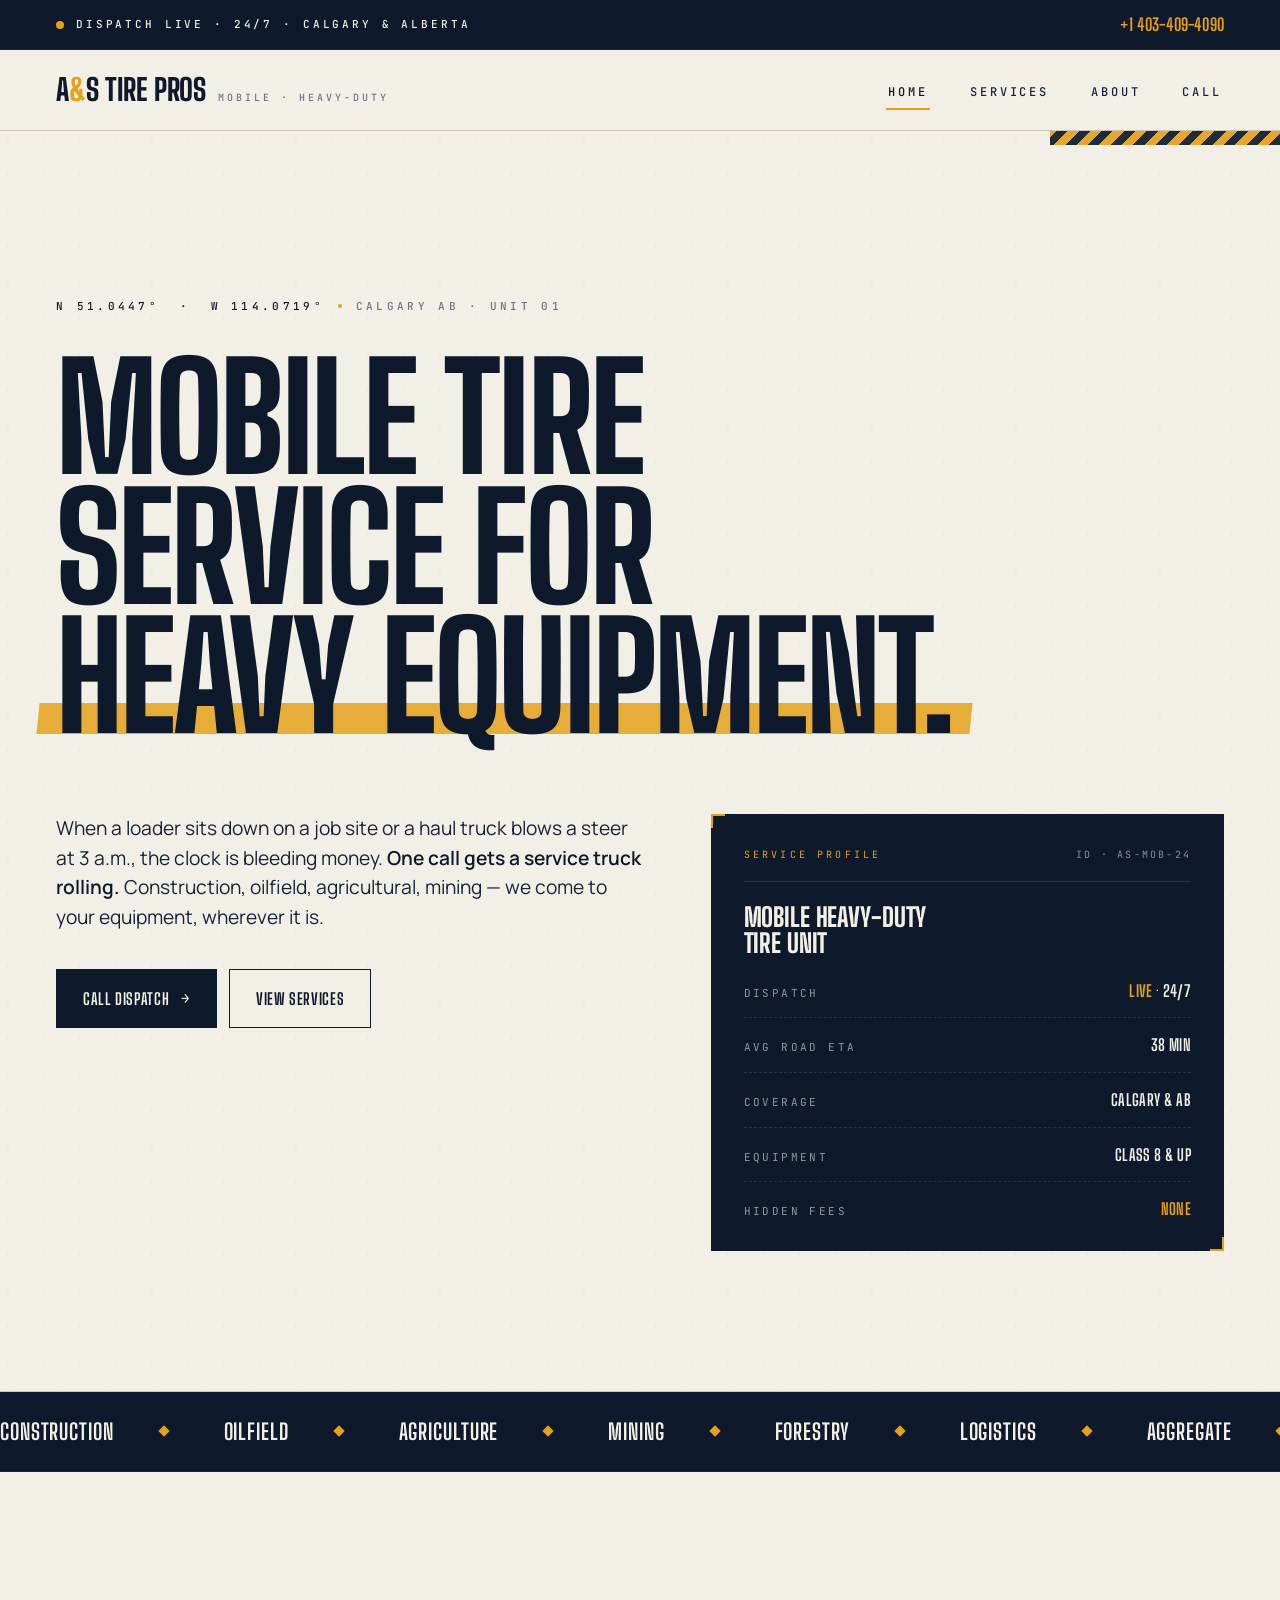
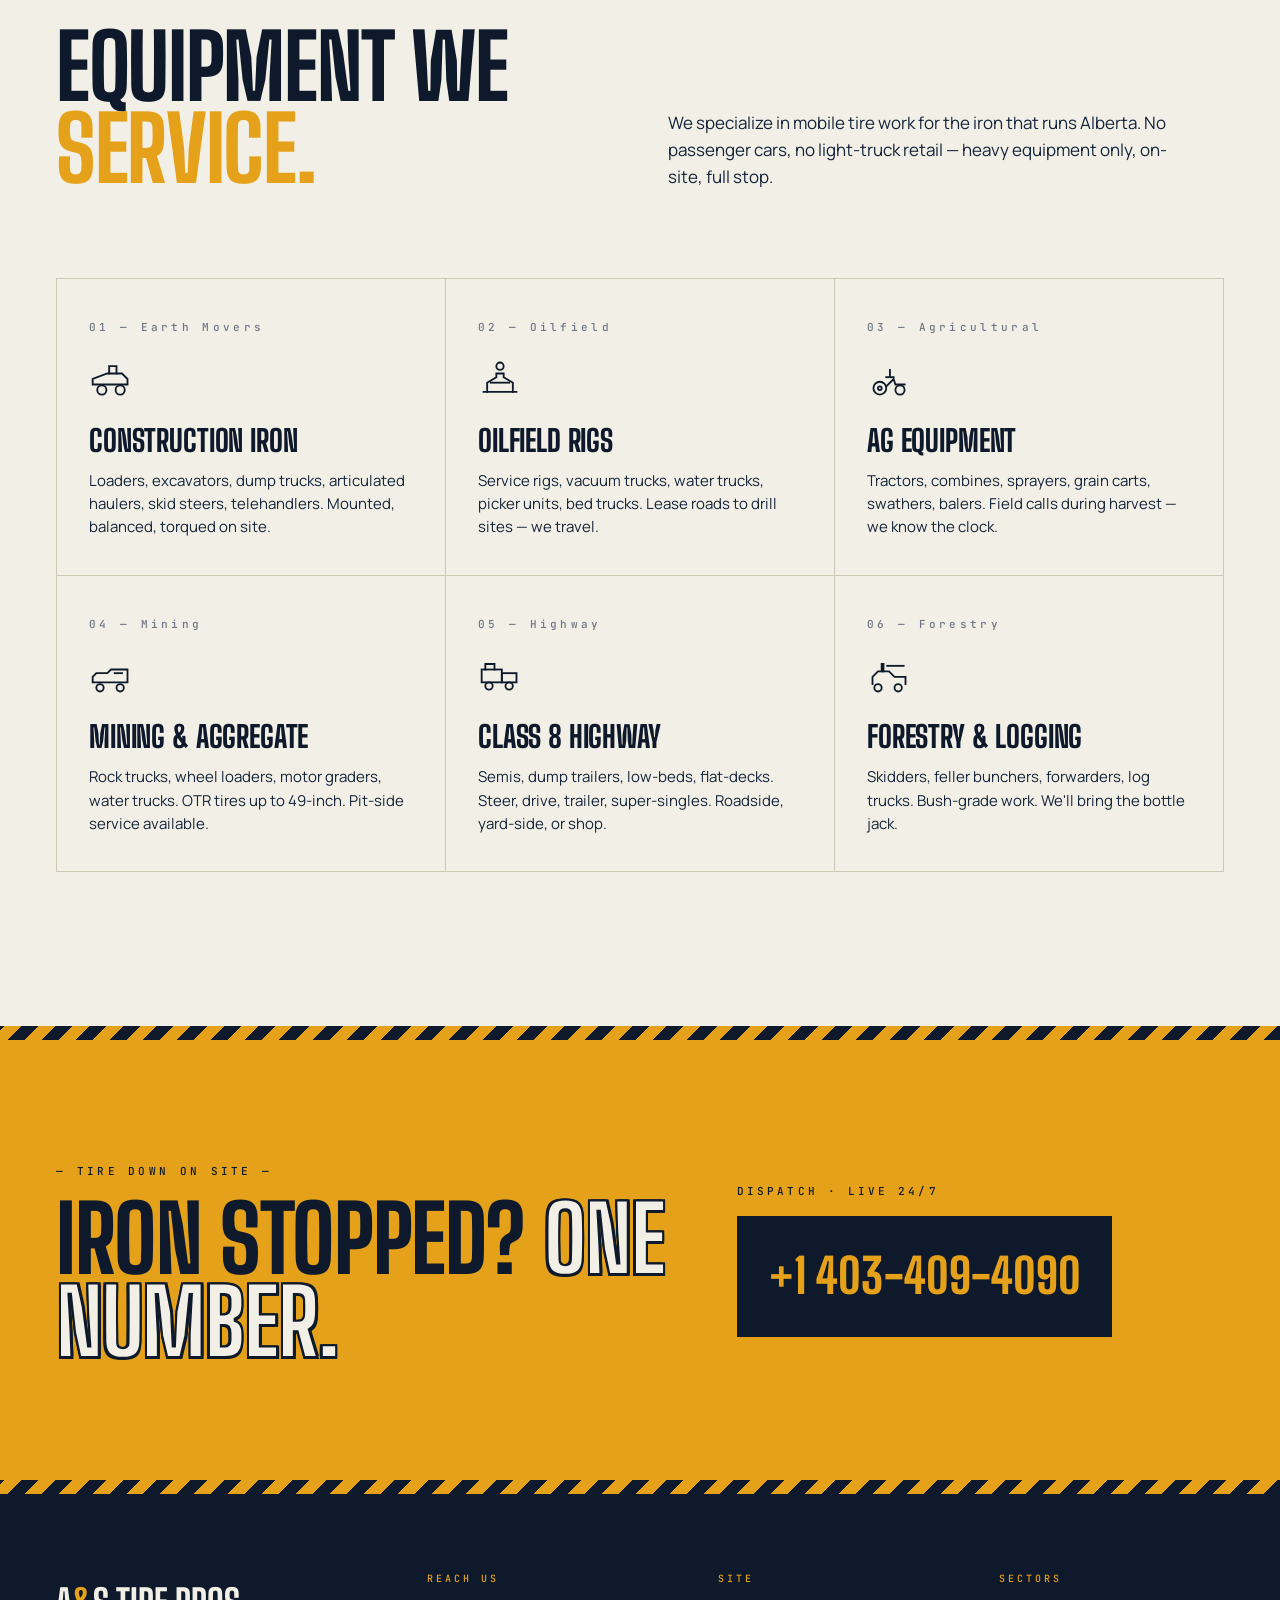
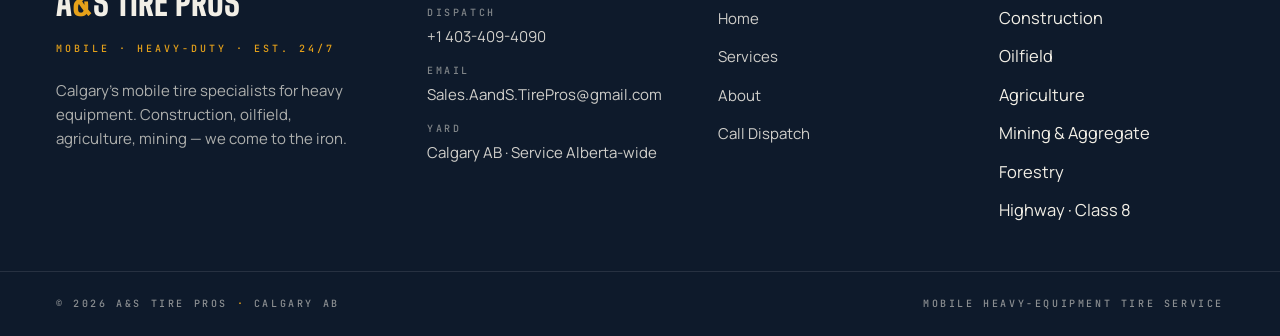
<file: index.html>
<!doctype html>
<html lang="en">
<head>
  <meta charset="utf-8">
  <meta name="viewport" content="width=device-width, initial-scale=1">
  <title>A&amp;S Tire Pros — Mobile Heavy-Equipment Tire Service · Calgary</title>
  <meta name="description" content="A&S Tire Pros — 24/7 mobile tire service for heavy equipment across Calgary &amp; Alberta. Construction, oilfield, agriculture, mining. One number. Call 403-409-4090.">
  <link rel="icon" href="assets/img/logo-sm.png">
  <link rel="preconnect" href="https://fonts.googleapis.com">
  <link rel="preconnect" href="https://fonts.gstatic.com" crossorigin>
  <link href="https://fonts.googleapis.com/css2?family=Big+Shoulders+Display:wght@600;700;800;900&family=Manrope:wght@400;500;600;700&family=JetBrains+Mono:wght@400;500&display=swap" rel="stylesheet">
  <link rel="stylesheet" href="assets/css/styles.css">
</head>
<body>

  <header class="callbar" role="banner">
    <div class="callbar__inner">
      <span class="callbar__status">
        <span class="callbar__pulse" aria-hidden="true"></span>
        Dispatch Live · 24/7 · Calgary &amp; Alberta
      </span>
      <a class="callbar__phone" href="tel:+14034094090">+1 403-409-4090</a>
    </div>
  </header>

  <nav class="shop-nav" aria-label="Primary">
    <div class="shop-nav__inner">
      <a class="shop-nav__brand" href="index.html">
        <span class="shop-nav__brand-mark">A<em>&amp;</em>S Tire Pros</span>
        <span class="shop-nav__brand-tag">Mobile · Heavy-Duty</span>
      </a>
      <button class="shop-nav__toggle" type="button" aria-label="Toggle navigation" aria-expanded="false"><span></span></button>
      <ul class="shop-nav__links">
        <li><a class="shop-nav__link is-active" href="index.html">Home</a></li>
        <li><a class="shop-nav__link" href="services.html">Services</a></li>
        <li><a class="shop-nav__link" href="about.html">About</a></li>
        <li><a class="shop-nav__link" href="tel:+14034094090">Call</a></li>
      </ul>
    </div>
  </nav>

  <main>

    <!-- ========== HERO ========== -->
    <section class="hero">
      <div class="hero__inner">

        <div class="hero__crumb">
          <span>N 51.0447° &nbsp;·&nbsp; W 114.0719°</span>
          <span class="hero__crumb-dot" aria-hidden="true"></span>
          <span class="hero__crumb-coord">Calgary AB · Unit 01</span>
        </div>

        <h1 class="hero__headline">Mobile Tire Service for <span class="hero__headline-em">Heavy Equipment.</span></h1>

        <div class="hero__grid">
          <div>
            <p class="hero__sub">
              When a loader sits down on a job site or a haul truck blows a steer at 3 a.m., the clock is bleeding money. <strong>One call gets a service truck rolling.</strong> Construction, oilfield, agricultural, mining — we come to your equipment, wherever it is.
            </p>
            <div class="hero__cta-row">
              <a class="btn" href="tel:+14034094090">Call Dispatch <span class="btn__arrow">→</span></a>
              <a class="btn btn--ghost" href="services.html">View Services</a>
            </div>
          </div>

          <aside class="hero__card" aria-label="Service profile">
            <div class="hero__card-header">
              <span class="hero__card-label">Service Profile</span>
              <span class="hero__card-id">ID · AS-MOB-24</span>
            </div>
            <h2 class="hero__card-title">Mobile Heavy-Duty<br>Tire Unit</h2>
            <dl class="hero__card-list">
              <div class="hero__card-row">
                <dt>Dispatch</dt>
                <dd><em>Live</em> · 24/7</dd>
              </div>
              <div class="hero__card-row">
                <dt>Avg Road ETA</dt>
                <dd>38 min</dd>
              </div>
              <div class="hero__card-row">
                <dt>Coverage</dt>
                <dd>Calgary &amp; AB</dd>
              </div>
              <div class="hero__card-row">
                <dt>Equipment</dt>
                <dd>Class 8 &amp; up</dd>
              </div>
              <div class="hero__card-row">
                <dt>Hidden Fees</dt>
                <dd><em>None</em></dd>
              </div>
            </dl>
          </aside>
        </div>

      </div>
    </section>

    <!-- ========== MARQUEE ========== -->
    <section class="marquee" aria-label="Industries served">
      <div class="marquee__track">
        <span class="marquee__item">Construction</span>
        <span class="marquee__item">Oilfield</span>
        <span class="marquee__item">Agriculture</span>
        <span class="marquee__item">Mining</span>
        <span class="marquee__item">Forestry</span>
        <span class="marquee__item">Logistics</span>
        <span class="marquee__item">Aggregate</span>
        <span class="marquee__item">Construction</span>
        <span class="marquee__item">Oilfield</span>
        <span class="marquee__item">Agriculture</span>
        <span class="marquee__item">Mining</span>
        <span class="marquee__item">Forestry</span>
        <span class="marquee__item">Logistics</span>
        <span class="marquee__item">Aggregate</span>
      </div>
    </section>

    <!-- ========== EQUIPMENT CATEGORIES ========== -->
    <section class="section">
      <div class="container container--wide">
        <header class="section-head">
          <h2 class="section-head__title">Equipment we <em>service.</em></h2>
          <p class="section-head__lead">
            We specialize in mobile tire work for the iron that runs Alberta. No passenger cars, no light-truck retail — heavy equipment only, on-site, full stop.
          </p>
        </header>

        <div class="equip">
          <article class="equip__card">
            <span class="equip__num">01 — Earth Movers</span>
            <svg class="equip__icon" viewBox="0 0 48 48" fill="none" stroke="currentColor" stroke-width="2" stroke-linecap="square" stroke-linejoin="miter" aria-hidden="true">
              <path d="M4 30 L4 24 L20 18 L36 18 L42 24 L42 30 Z"/>
              <circle cx="14" cy="36" r="5"/>
              <circle cx="34" cy="36" r="5"/>
              <path d="M22 18 L22 10 L30 10 L30 18"/>
            </svg>
            <h3 class="equip__title">Construction Iron</h3>
            <p class="equip__sub">Loaders, excavators, dump trucks, articulated haulers, skid steers, telehandlers. Mounted, balanced, torqued on site.</p>
          </article>

          <article class="equip__card">
            <span class="equip__num">02 — Oilfield</span>
            <svg class="equip__icon" viewBox="0 0 48 48" fill="none" stroke="currentColor" stroke-width="2" stroke-linecap="square" stroke-linejoin="miter" aria-hidden="true">
              <path d="M6 38 L42 38"/>
              <path d="M10 38 L10 28 L20 22 L20 18 L28 18 L28 22 L38 28 L38 38"/>
              <path d="M14 28 L34 28"/>
              <circle cx="24" cy="10" r="4"/>
            </svg>
            <h3 class="equip__title">Oilfield Rigs</h3>
            <p class="equip__sub">Service rigs, vacuum trucks, water trucks, picker units, bed trucks. Lease roads to drill sites — we travel.</p>
          </article>

          <article class="equip__card">
            <span class="equip__num">03 — Agricultural</span>
            <svg class="equip__icon" viewBox="0 0 48 48" fill="none" stroke="currentColor" stroke-width="2" stroke-linecap="square" stroke-linejoin="miter" aria-hidden="true">
              <circle cx="14" cy="34" r="7"/>
              <circle cx="14" cy="34" r="2"/>
              <circle cx="36" cy="36" r="5"/>
              <path d="M21 32 L29 24 L31 30 L41 30"/>
              <path d="M21 22 L29 22"/>
              <path d="M25 22 L25 14"/>
            </svg>
            <h3 class="equip__title">Ag Equipment</h3>
            <p class="equip__sub">Tractors, combines, sprayers, grain carts, swathers, balers. Field calls during harvest — we know the clock.</p>
          </article>

          <article class="equip__card">
            <span class="equip__num">04 — Mining</span>
            <svg class="equip__icon" viewBox="0 0 48 48" fill="none" stroke="currentColor" stroke-width="2" stroke-linecap="square" stroke-linejoin="miter" aria-hidden="true">
              <path d="M4 32 L4 26 L8 22 L20 22 L24 18 L42 18 L42 32 Z"/>
              <circle cx="12" cy="38" r="4"/>
              <circle cx="34" cy="38" r="4"/>
              <path d="M28 22 L36 22"/>
            </svg>
            <h3 class="equip__title">Mining &amp; Aggregate</h3>
            <p class="equip__sub">Rock trucks, wheel loaders, motor graders, water trucks. OTR tires up to 49-inch. Pit-side service available.</p>
          </article>

          <article class="equip__card">
            <span class="equip__num">05 — Highway</span>
            <svg class="equip__icon" viewBox="0 0 48 48" fill="none" stroke="currentColor" stroke-width="2" stroke-linecap="square" stroke-linejoin="miter" aria-hidden="true">
              <rect x="4" y="18" width="22" height="14"/>
              <rect x="26" y="22" width="16" height="10"/>
              <circle cx="12" cy="36" r="4"/>
              <circle cx="34" cy="36" r="4"/>
              <path d="M8 18 L8 12 L18 12 L18 18"/>
            </svg>
            <h3 class="equip__title">Class 8 Highway</h3>
            <p class="equip__sub">Semis, dump trailers, low-beds, flat-decks. Steer, drive, trailer, super-singles. Roadside, yard-side, or shop.</p>
          </article>

          <article class="equip__card">
            <span class="equip__num">06 — Forestry</span>
            <svg class="equip__icon" viewBox="0 0 48 48" fill="none" stroke="currentColor" stroke-width="2" stroke-linecap="square" stroke-linejoin="miter" aria-hidden="true">
              <path d="M6 34 L6 26 L12 20 L24 20 L30 26 L42 26 L42 34"/>
              <circle cx="12" cy="38" r="4"/>
              <circle cx="34" cy="38" r="4"/>
              <path d="M16 20 L16 12 L18 12 L18 20"/>
              <path d="M22 14 L40 14"/>
            </svg>
            <h3 class="equip__title">Forestry &amp; Logging</h3>
            <p class="equip__sub">Skidders, feller bunchers, forwarders, log trucks. Bush-grade work. We'll bring the bottle jack.</p>
          </article>
        </div>
      </div>
    </section>

    <!-- ========== CTA ========== -->
    <section class="cta">
      <div class="cta__inner">
        <div>
          <span class="cta__eyebrow">— Tire Down on Site —</span>
          <h2 class="cta__title">Iron stopped? <em>One number.</em></h2>
        </div>
        <div class="cta__phone-wrap">
          <span class="cta__phone-label">Dispatch · Live 24/7</span>
          <a class="cta__phone" href="tel:+14034094090">+1 403-409-4090</a>
        </div>
      </div>
    </section>

  </main>

  <footer class="shop-footer">
    <div class="shop-footer__inner">
      <div class="shop-footer__brand">
        <span class="shop-footer__brand-mark">A<em>&amp;</em>S Tire Pros</span>
        <span class="shop-footer__brand-tag">Mobile · Heavy-Duty · Est. 24/7</span>
        <p>Calgary&rsquo;s mobile tire specialists for heavy equipment. Construction, oilfield, agriculture, mining — we come to the iron.</p>
      </div>
      <div class="shop-footer__col">
        <h4>Reach Us</h4>
        <div class="shop-footer__line"><span>Dispatch</span><a href="tel:+14034094090">+1 403-409-4090</a></div>
        <div class="shop-footer__line"><span>Email</span><a href="mailto:Sales.AandS.TirePros@gmail.com">Sales.AandS.TirePros@gmail.com</a></div>
        <div class="shop-footer__line"><span>Yard</span>Calgary AB · Service Alberta-wide</div>
      </div>
      <div class="shop-footer__col">
        <h4>Site</h4>
        <ul>
          <li><a href="index.html">Home</a></li>
          <li><a href="services.html">Services</a></li>
          <li><a href="about.html">About</a></li>
          <li><a href="tel:+14034094090">Call Dispatch</a></li>
        </ul>
      </div>
      <div class="shop-footer__col">
        <h4>Sectors</h4>
        <ul>
          <li>Construction</li>
          <li>Oilfield</li>
          <li>Agriculture</li>
          <li>Mining &amp; Aggregate</li>
          <li>Forestry</li>
          <li>Highway · Class 8</li>
        </ul>
      </div>
    </div>
    <div class="shop-footer__bottom">
      <span>© <span data-year>2026</span> A&amp;S Tire Pros <em>·</em> Calgary AB</span>
      <span>Mobile Heavy-Equipment Tire Service</span>
    </div>
  </footer>

  <script src="assets/js/main.js" defer></script>
</body>
</html>
</file>
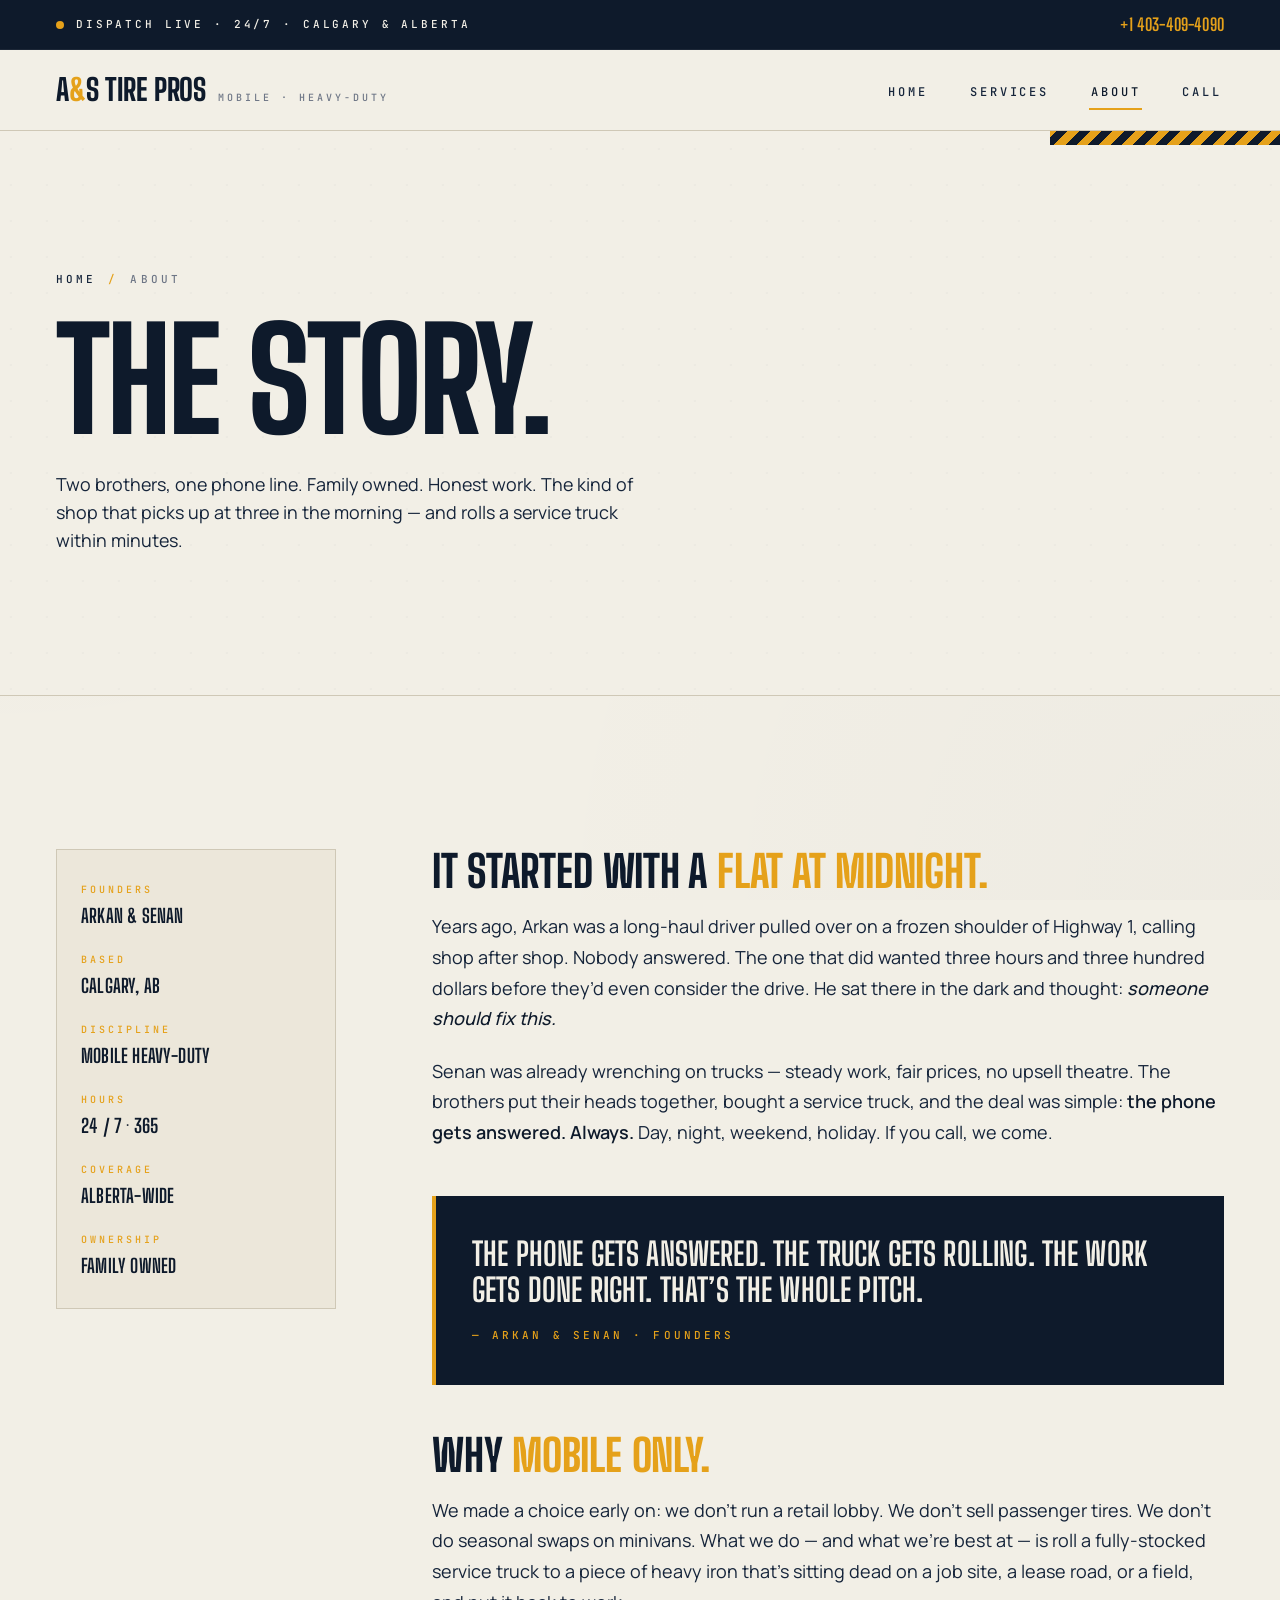
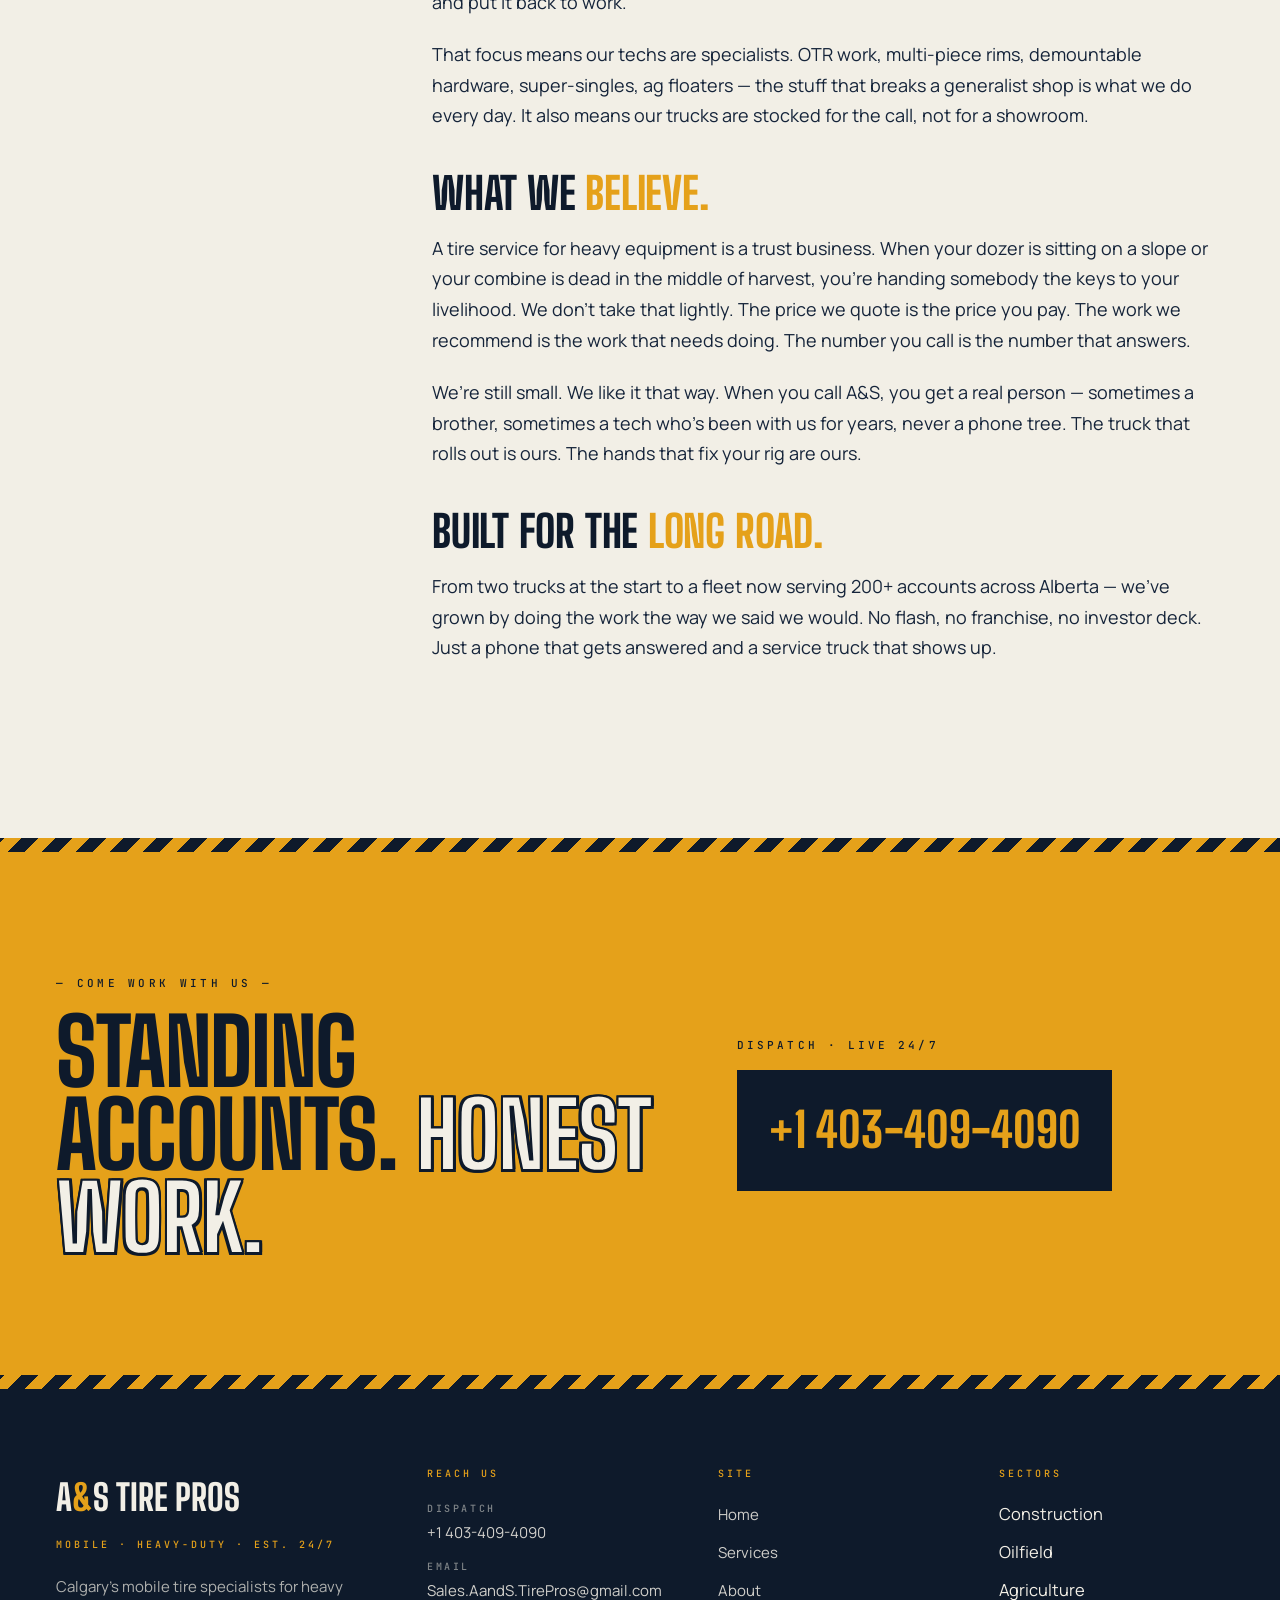
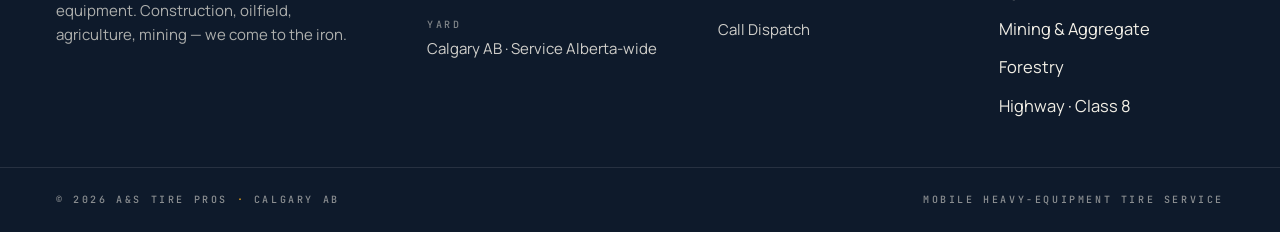
<file: about.html>
<!doctype html>
<html lang="en">
<head>
  <meta charset="utf-8">
  <meta name="viewport" content="width=device-width, initial-scale=1">
  <title>About — A&amp;S Tire Pros · Arkan &amp; Senan · Calgary</title>
  <meta name="description" content="The story behind A&S Tire Pros — two Calgary brothers who decided the phone would always be answered. Mobile heavy-equipment tire service.">
  <link rel="icon" href="assets/img/logo-sm.png">
  <link rel="preconnect" href="https://fonts.googleapis.com">
  <link rel="preconnect" href="https://fonts.gstatic.com" crossorigin>
  <link href="https://fonts.googleapis.com/css2?family=Big+Shoulders+Display:wght@600;700;800;900&family=Manrope:wght@400;500;600;700&family=JetBrains+Mono:wght@400;500&display=swap" rel="stylesheet">
  <link rel="stylesheet" href="assets/css/styles.css">
</head>
<body>

  <header class="callbar" role="banner">
    <div class="callbar__inner">
      <span class="callbar__status">
        <span class="callbar__pulse" aria-hidden="true"></span>
        Dispatch Live · 24/7 · Calgary &amp; Alberta
      </span>
      <a class="callbar__phone" href="tel:+14034094090">+1 403-409-4090</a>
    </div>
  </header>

  <nav class="shop-nav" aria-label="Primary">
    <div class="shop-nav__inner">
      <a class="shop-nav__brand" href="index.html">
        <span class="shop-nav__brand-mark">A<em>&amp;</em>S Tire Pros</span>
        <span class="shop-nav__brand-tag">Mobile · Heavy-Duty</span>
      </a>
      <button class="shop-nav__toggle" type="button" aria-label="Toggle navigation" aria-expanded="false"><span></span></button>
      <ul class="shop-nav__links">
        <li><a class="shop-nav__link" href="index.html">Home</a></li>
        <li><a class="shop-nav__link" href="services.html">Services</a></li>
        <li><a class="shop-nav__link is-active" href="about.html">About</a></li>
        <li><a class="shop-nav__link" href="tel:+14034094090">Call</a></li>
      </ul>
    </div>
  </nav>

  <main>

    <section class="page-header">
      <div class="page-header__inner">
        <div class="page-header__crumb">
          <a href="index.html">Home</a>
          <span class="page-header__crumb-sep">/</span>
          <span>About</span>
        </div>
        <h1 class="page-header__title">The <em>story.</em></h1>
        <p class="page-header__lead">
          Two brothers, one phone line. Family owned. Honest work. The kind of shop that picks up at three in the morning — and rolls a service truck within minutes.
        </p>
      </div>
    </section>

    <section class="section">
      <div class="container container--wide">
        <div class="about">
          <aside class="about__meta">
            <div class="about__meta-row">
              <span class="about__meta-label">Founders</span>
              <span class="about__meta-val">Arkan &amp; Senan</span>
            </div>
            <div class="about__meta-row">
              <span class="about__meta-label">Based</span>
              <span class="about__meta-val">Calgary, AB</span>
            </div>
            <div class="about__meta-row">
              <span class="about__meta-label">Discipline</span>
              <span class="about__meta-val">Mobile Heavy-Duty</span>
            </div>
            <div class="about__meta-row">
              <span class="about__meta-label">Hours</span>
              <span class="about__meta-val">24 / 7 · 365</span>
            </div>
            <div class="about__meta-row">
              <span class="about__meta-label">Coverage</span>
              <span class="about__meta-val">Alberta-Wide</span>
            </div>
            <div class="about__meta-row">
              <span class="about__meta-label">Ownership</span>
              <span class="about__meta-val">Family Owned</span>
            </div>
          </aside>

          <div class="about__copy">
            <h3>It started with a <em>flat at midnight.</em></h3>
            <p>Years ago, Arkan was a long-haul driver pulled over on a frozen shoulder of Highway 1, calling shop after shop. Nobody answered. The one that did wanted three hours and three hundred dollars before they&rsquo;d even consider the drive. He sat there in the dark and thought: <em>someone should fix this.</em></p>

            <p>Senan was already wrenching on trucks — steady work, fair prices, no upsell theatre. The brothers put their heads together, bought a service truck, and the deal was simple: <strong>the phone gets answered. Always.</strong> Day, night, weekend, holiday. If you call, we come.</p>

            <div class="about__pullquote">
              <q>The phone gets answered. The truck gets rolling. The work gets done right. That&rsquo;s the whole pitch.</q>
              <cite>— Arkan &amp; Senan · Founders</cite>
            </div>

            <h3>Why <em>mobile only.</em></h3>
            <p>We made a choice early on: we don&rsquo;t run a retail lobby. We don&rsquo;t sell passenger tires. We don&rsquo;t do seasonal swaps on minivans. What we do — and what we&rsquo;re best at — is roll a fully-stocked service truck to a piece of heavy iron that&rsquo;s sitting dead on a job site, a lease road, or a field, and put it back to work.</p>

            <p>That focus means our techs are specialists. OTR work, multi-piece rims, demountable hardware, super-singles, ag floaters — the stuff that breaks a generalist shop is what we do every day. It also means our trucks are stocked for the call, not for a showroom.</p>

            <h3>What we <em>believe.</em></h3>
            <p>A tire service for heavy equipment is a trust business. When your dozer is sitting on a slope or your combine is dead in the middle of harvest, you&rsquo;re handing somebody the keys to your livelihood. We don&rsquo;t take that lightly. The price we quote is the price you pay. The work we recommend is the work that needs doing. The number you call is the number that answers.</p>

            <p>We&rsquo;re still small. We like it that way. When you call A&amp;S, you get a real person — sometimes a brother, sometimes a tech who&rsquo;s been with us for years, never a phone tree. The truck that rolls out is ours. The hands that fix your rig are ours.</p>

            <h3>Built for the <em>long road.</em></h3>
            <p>From two trucks at the start to a fleet now serving 200+ accounts across Alberta — we&rsquo;ve grown by doing the work the way we said we would. No flash, no franchise, no investor deck. Just a phone that gets answered and a service truck that shows up.</p>
          </div>
        </div>
      </div>
    </section>

    <!-- ========== CTA ========== -->
    <section class="cta">
      <div class="cta__inner">
        <div>
          <span class="cta__eyebrow">— Come work with us —</span>
          <h2 class="cta__title">Standing accounts. <em>Honest work.</em></h2>
        </div>
        <div class="cta__phone-wrap">
          <span class="cta__phone-label">Dispatch · Live 24/7</span>
          <a class="cta__phone" href="tel:+14034094090">+1 403-409-4090</a>
        </div>
      </div>
    </section>

  </main>

  <footer class="shop-footer">
    <div class="shop-footer__inner">
      <div class="shop-footer__brand">
        <span class="shop-footer__brand-mark">A<em>&amp;</em>S Tire Pros</span>
        <span class="shop-footer__brand-tag">Mobile · Heavy-Duty · Est. 24/7</span>
        <p>Calgary&rsquo;s mobile tire specialists for heavy equipment. Construction, oilfield, agriculture, mining — we come to the iron.</p>
      </div>
      <div class="shop-footer__col">
        <h4>Reach Us</h4>
        <div class="shop-footer__line"><span>Dispatch</span><a href="tel:+14034094090">+1 403-409-4090</a></div>
        <div class="shop-footer__line"><span>Email</span><a href="mailto:Sales.AandS.TirePros@gmail.com">Sales.AandS.TirePros@gmail.com</a></div>
        <div class="shop-footer__line"><span>Yard</span>Calgary AB · Service Alberta-wide</div>
      </div>
      <div class="shop-footer__col">
        <h4>Site</h4>
        <ul>
          <li><a href="index.html">Home</a></li>
          <li><a href="services.html">Services</a></li>
          <li><a href="about.html">About</a></li>
          <li><a href="tel:+14034094090">Call Dispatch</a></li>
        </ul>
      </div>
      <div class="shop-footer__col">
        <h4>Sectors</h4>
        <ul>
          <li>Construction</li>
          <li>Oilfield</li>
          <li>Agriculture</li>
          <li>Mining &amp; Aggregate</li>
          <li>Forestry</li>
          <li>Highway · Class 8</li>
        </ul>
      </div>
    </div>
    <div class="shop-footer__bottom">
      <span>© <span data-year>2026</span> A&amp;S Tire Pros <em>·</em> Calgary AB</span>
      <span>Mobile Heavy-Equipment Tire Service</span>
    </div>
  </footer>

  <script src="assets/js/main.js" defer></script>
</body>
</html>
</file>
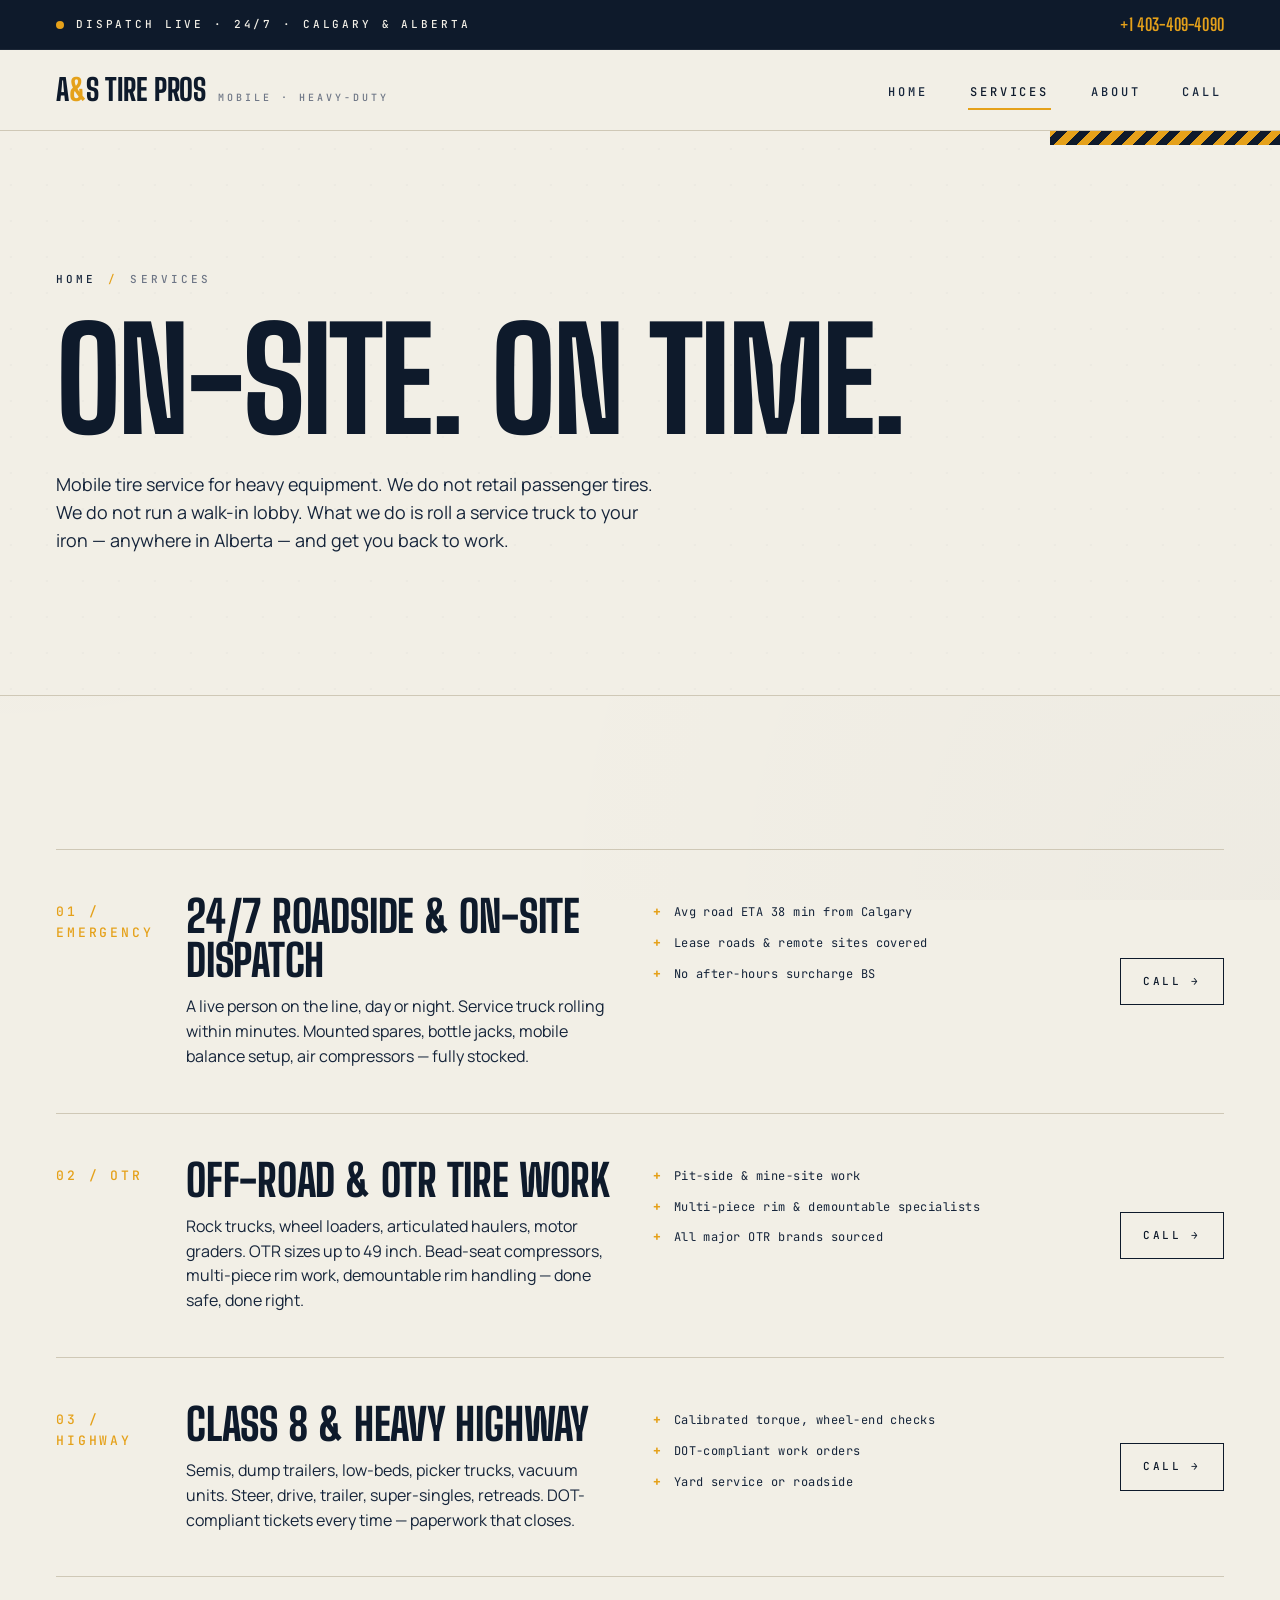
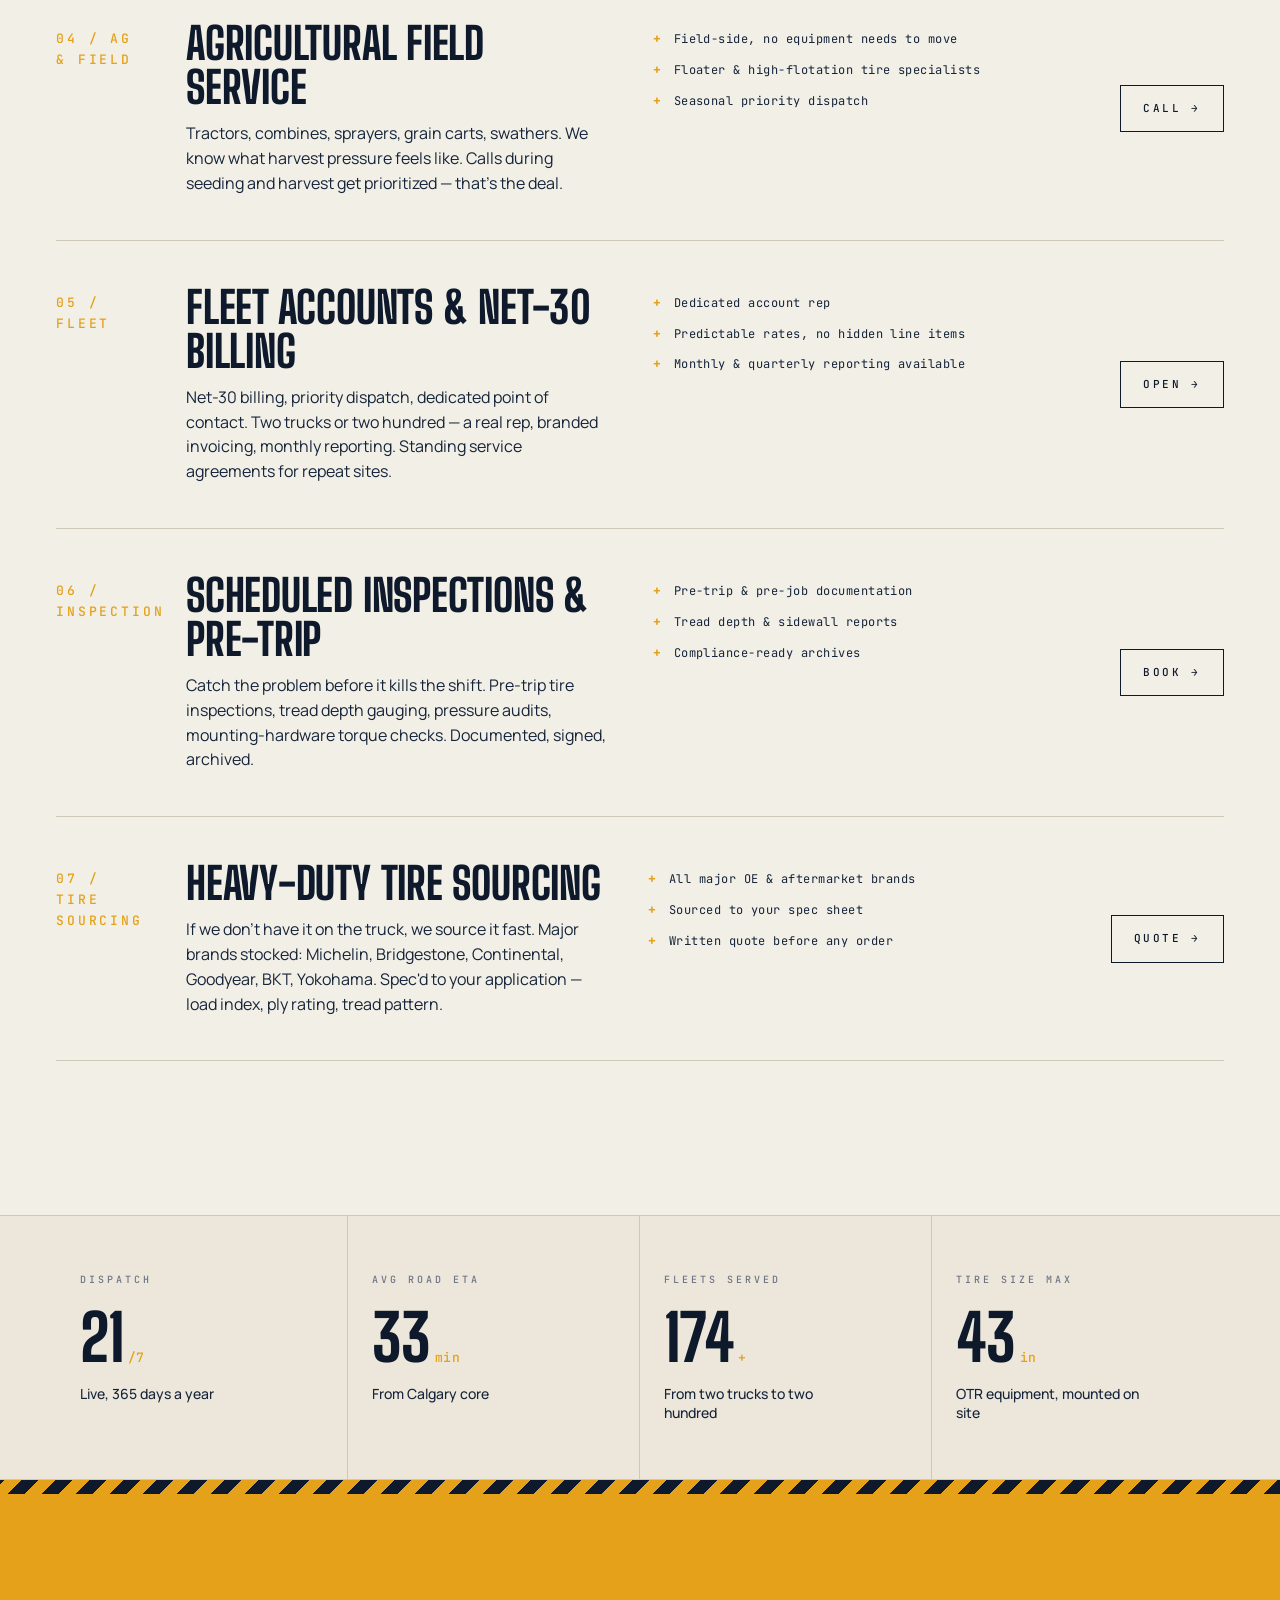
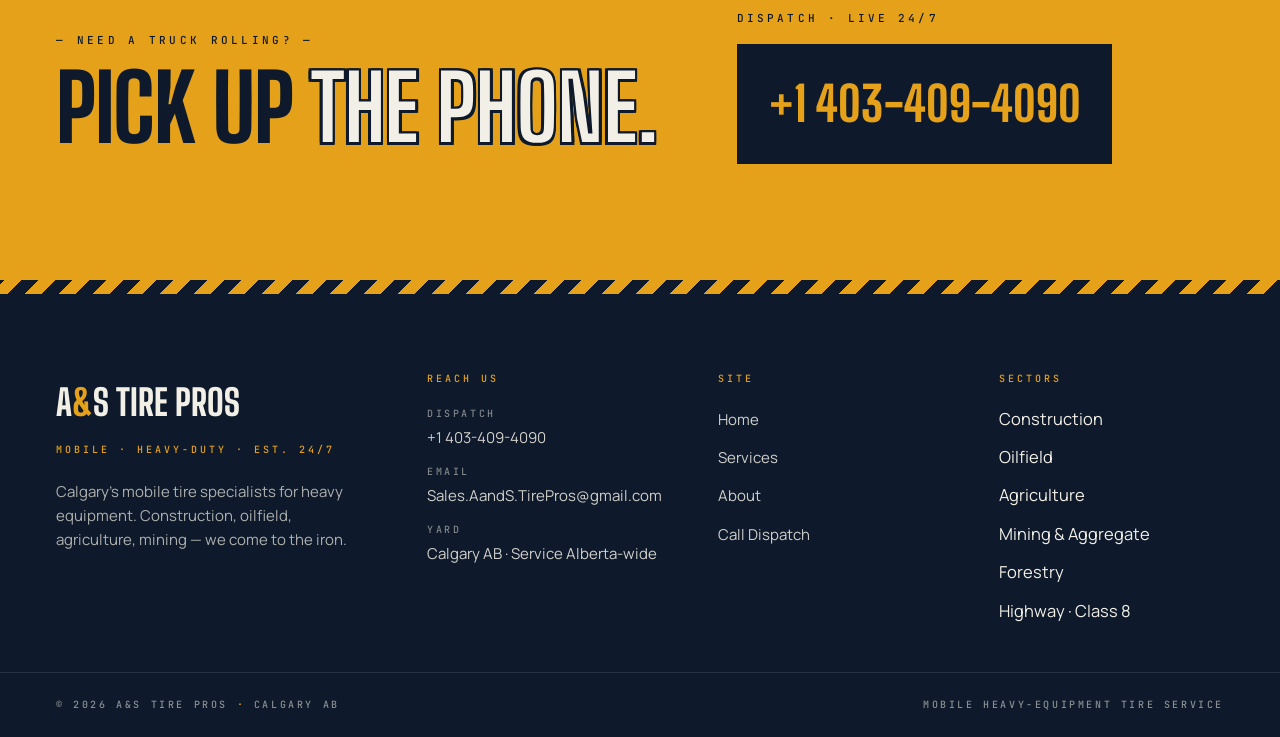
<file: services.html>
<!doctype html>
<html lang="en">
<head>
  <meta charset="utf-8">
  <meta name="viewport" content="width=device-width, initial-scale=1">
  <title>Services — Mobile Heavy-Equipment Tire Service · A&amp;S Tire Pros</title>
  <meta name="description" content="Mobile tire service for heavy equipment in Calgary &amp; AB. Emergency dispatch, on-site mounting &amp; balancing, OTR work, fleet accounts, scheduled inspections. 24/7.">
  <link rel="icon" href="assets/img/logo-sm.png">
  <link rel="preconnect" href="https://fonts.googleapis.com">
  <link rel="preconnect" href="https://fonts.gstatic.com" crossorigin>
  <link href="https://fonts.googleapis.com/css2?family=Big+Shoulders+Display:wght@600;700;800;900&family=Manrope:wght@400;500;600;700&family=JetBrains+Mono:wght@400;500&display=swap" rel="stylesheet">
  <link rel="stylesheet" href="assets/css/styles.css">
</head>
<body>

  <header class="callbar" role="banner">
    <div class="callbar__inner">
      <span class="callbar__status">
        <span class="callbar__pulse" aria-hidden="true"></span>
        Dispatch Live · 24/7 · Calgary &amp; Alberta
      </span>
      <a class="callbar__phone" href="tel:+14034094090">+1 403-409-4090</a>
    </div>
  </header>

  <nav class="shop-nav" aria-label="Primary">
    <div class="shop-nav__inner">
      <a class="shop-nav__brand" href="index.html">
        <span class="shop-nav__brand-mark">A<em>&amp;</em>S Tire Pros</span>
        <span class="shop-nav__brand-tag">Mobile · Heavy-Duty</span>
      </a>
      <button class="shop-nav__toggle" type="button" aria-label="Toggle navigation" aria-expanded="false"><span></span></button>
      <ul class="shop-nav__links">
        <li><a class="shop-nav__link" href="index.html">Home</a></li>
        <li><a class="shop-nav__link is-active" href="services.html">Services</a></li>
        <li><a class="shop-nav__link" href="about.html">About</a></li>
        <li><a class="shop-nav__link" href="tel:+14034094090">Call</a></li>
      </ul>
    </div>
  </nav>

  <main>

    <section class="page-header">
      <div class="page-header__inner">
        <div class="page-header__crumb">
          <a href="index.html">Home</a>
          <span class="page-header__crumb-sep">/</span>
          <span>Services</span>
        </div>
        <h1 class="page-header__title">On-site. <em>On time.</em></h1>
        <p class="page-header__lead">
          Mobile tire service for heavy equipment. We do not retail passenger tires. We do not run a walk-in lobby. What we do is roll a service truck to your iron — anywhere in Alberta — and get you back to work.
        </p>
      </div>
    </section>

    <section class="section">
      <div class="container container--wide">

        <div class="svc-list">

          <article class="svc">
            <span class="svc__num">01 / EMERGENCY</span>
            <div class="svc__body">
              <h3 class="svc__title">24/7 Roadside &amp; On-Site Dispatch</h3>
              <p class="svc__sub">A live person on the line, day or night. Service truck rolling within minutes. Mounted spares, bottle jacks, mobile balance setup, air compressors — fully stocked.</p>
            </div>
            <ul class="svc__specs" aria-label="Service specs">
              <li class="svc__spec">Avg road ETA 38 min from Calgary</li>
              <li class="svc__spec">Lease roads &amp; remote sites covered</li>
              <li class="svc__spec">No after-hours surcharge BS</li>
            </ul>
            <a class="svc__cta" href="tel:+14034094090">Call →</a>
          </article>

          <article class="svc">
            <span class="svc__num">02 / OTR</span>
            <div class="svc__body">
              <h3 class="svc__title">Off-Road &amp; OTR Tire Work</h3>
              <p class="svc__sub">Rock trucks, wheel loaders, articulated haulers, motor graders. OTR sizes up to 49 inch. Bead-seat compressors, multi-piece rim work, demountable rim handling — done safe, done right.</p>
            </div>
            <ul class="svc__specs">
              <li class="svc__spec">Pit-side &amp; mine-site work</li>
              <li class="svc__spec">Multi-piece rim &amp; demountable specialists</li>
              <li class="svc__spec">All major OTR brands sourced</li>
            </ul>
            <a class="svc__cta" href="tel:+14034094090">Call →</a>
          </article>

          <article class="svc">
            <span class="svc__num">03 / HIGHWAY</span>
            <div class="svc__body">
              <h3 class="svc__title">Class 8 &amp; Heavy Highway</h3>
              <p class="svc__sub">Semis, dump trailers, low-beds, picker trucks, vacuum units. Steer, drive, trailer, super-singles, retreads. DOT-compliant tickets every time — paperwork that closes.</p>
            </div>
            <ul class="svc__specs">
              <li class="svc__spec">Calibrated torque, wheel-end checks</li>
              <li class="svc__spec">DOT-compliant work orders</li>
              <li class="svc__spec">Yard service or roadside</li>
            </ul>
            <a class="svc__cta" href="tel:+14034094090">Call →</a>
          </article>

          <article class="svc">
            <span class="svc__num">04 / AG &amp; FIELD</span>
            <div class="svc__body">
              <h3 class="svc__title">Agricultural Field Service</h3>
              <p class="svc__sub">Tractors, combines, sprayers, grain carts, swathers. We know what harvest pressure feels like. Calls during seeding and harvest get prioritized — that's the deal.</p>
            </div>
            <ul class="svc__specs">
              <li class="svc__spec">Field-side, no equipment needs to move</li>
              <li class="svc__spec">Floater &amp; high-flotation tire specialists</li>
              <li class="svc__spec">Seasonal priority dispatch</li>
            </ul>
            <a class="svc__cta" href="tel:+14034094090">Call →</a>
          </article>

          <article class="svc">
            <span class="svc__num">05 / FLEET</span>
            <div class="svc__body">
              <h3 class="svc__title">Fleet Accounts &amp; Net-30 Billing</h3>
              <p class="svc__sub">Net-30 billing, priority dispatch, dedicated point of contact. Two trucks or two hundred — a real rep, branded invoicing, monthly reporting. Standing service agreements for repeat sites.</p>
            </div>
            <ul class="svc__specs">
              <li class="svc__spec">Dedicated account rep</li>
              <li class="svc__spec">Predictable rates, no hidden line items</li>
              <li class="svc__spec">Monthly &amp; quarterly reporting available</li>
            </ul>
            <a class="svc__cta" href="tel:+14034094090">Open →</a>
          </article>

          <article class="svc">
            <span class="svc__num">06 / INSPECTION</span>
            <div class="svc__body">
              <h3 class="svc__title">Scheduled Inspections &amp; Pre-Trip</h3>
              <p class="svc__sub">Catch the problem before it kills the shift. Pre-trip tire inspections, tread depth gauging, pressure audits, mounting-hardware torque checks. Documented, signed, archived.</p>
            </div>
            <ul class="svc__specs">
              <li class="svc__spec">Pre-trip &amp; pre-job documentation</li>
              <li class="svc__spec">Tread depth &amp; sidewall reports</li>
              <li class="svc__spec">Compliance-ready archives</li>
            </ul>
            <a class="svc__cta" href="tel:+14034094090">Book →</a>
          </article>

          <article class="svc">
            <span class="svc__num">07 / TIRE SOURCING</span>
            <div class="svc__body">
              <h3 class="svc__title">Heavy-Duty Tire Sourcing</h3>
              <p class="svc__sub">If we don't have it on the truck, we source it fast. Major brands stocked: Michelin, Bridgestone, Continental, Goodyear, BKT, Yokohama. Spec'd to your application — load index, ply rating, tread pattern.</p>
            </div>
            <ul class="svc__specs">
              <li class="svc__spec">All major OE &amp; aftermarket brands</li>
              <li class="svc__spec">Sourced to your spec sheet</li>
              <li class="svc__spec">Written quote before any order</li>
            </ul>
            <a class="svc__cta" href="tel:+14034094090">Quote →</a>
          </article>

        </div>

      </div>
    </section>

    <!-- ========== STATS ========== -->
    <section class="stats" aria-label="Operational metrics">
      <div class="stats__inner">
        <div class="stat">
          <div class="stat__label-top">Dispatch</div>
          <div class="stat__num">24<sup>/7</sup></div>
          <div class="stat__label">Live, 365 days a year</div>
        </div>
        <div class="stat">
          <div class="stat__label-top">Avg Road ETA</div>
          <div class="stat__num">38<sup>min</sup></div>
          <div class="stat__label">From Calgary core</div>
        </div>
        <div class="stat">
          <div class="stat__label-top">Fleets Served</div>
          <div class="stat__num">200<sup>+</sup></div>
          <div class="stat__label">From two trucks to two hundred</div>
        </div>
        <div class="stat">
          <div class="stat__label-top">Tire Size Max</div>
          <div class="stat__num">49<sup>in</sup></div>
          <div class="stat__label">OTR equipment, mounted on site</div>
        </div>
      </div>
    </section>

    <!-- ========== CTA ========== -->
    <section class="cta">
      <div class="cta__inner">
        <div>
          <span class="cta__eyebrow">— Need a truck rolling? —</span>
          <h2 class="cta__title">Pick up <em>the phone.</em></h2>
        </div>
        <div class="cta__phone-wrap">
          <span class="cta__phone-label">Dispatch · Live 24/7</span>
          <a class="cta__phone" href="tel:+14034094090">+1 403-409-4090</a>
        </div>
      </div>
    </section>

  </main>

  <footer class="shop-footer">
    <div class="shop-footer__inner">
      <div class="shop-footer__brand">
        <span class="shop-footer__brand-mark">A<em>&amp;</em>S Tire Pros</span>
        <span class="shop-footer__brand-tag">Mobile · Heavy-Duty · Est. 24/7</span>
        <p>Calgary&rsquo;s mobile tire specialists for heavy equipment. Construction, oilfield, agriculture, mining — we come to the iron.</p>
      </div>
      <div class="shop-footer__col">
        <h4>Reach Us</h4>
        <div class="shop-footer__line"><span>Dispatch</span><a href="tel:+14034094090">+1 403-409-4090</a></div>
        <div class="shop-footer__line"><span>Email</span><a href="mailto:Sales.AandS.TirePros@gmail.com">Sales.AandS.TirePros@gmail.com</a></div>
        <div class="shop-footer__line"><span>Yard</span>Calgary AB · Service Alberta-wide</div>
      </div>
      <div class="shop-footer__col">
        <h4>Site</h4>
        <ul>
          <li><a href="index.html">Home</a></li>
          <li><a href="services.html">Services</a></li>
          <li><a href="about.html">About</a></li>
          <li><a href="tel:+14034094090">Call Dispatch</a></li>
        </ul>
      </div>
      <div class="shop-footer__col">
        <h4>Sectors</h4>
        <ul>
          <li>Construction</li>
          <li>Oilfield</li>
          <li>Agriculture</li>
          <li>Mining &amp; Aggregate</li>
          <li>Forestry</li>
          <li>Highway · Class 8</li>
        </ul>
      </div>
    </div>
    <div class="shop-footer__bottom">
      <span>© <span data-year>2026</span> A&amp;S Tire Pros <em>·</em> Calgary AB</span>
      <span>Mobile Heavy-Equipment Tire Service</span>
    </div>
  </footer>

  <script src="assets/js/main.js" defer></script>
</body>
</html>
</file>
<file: assets/css/styles.css>
/* ==========================================================================
   A&S TIRE PROS — Heavy-Industrial Editorial
   Mobile Tire Service for Heavy Equipment · Calgary, AB
   ========================================================================== */

/* ---------- Reset ---------- */
*, *::before, *::after { box-sizing: border-box; }
* { margin: 0; padding: 0; }
html { -webkit-text-size-adjust: 100%; scroll-behavior: smooth; }
img, svg { display: block; max-width: 100%; }
a { color: inherit; text-decoration: none; }
button { font: inherit; color: inherit; background: none; border: 0; cursor: pointer; }
ul, ol { list-style: none; }
input, textarea, select { font: inherit; color: inherit; }

/* ---------- Tokens ---------- */
:root {
  /* Warm editorial paper, deep ink navy, safety amber accent */
  --paper:        #F2EFE6;
  --paper-2:      #ECE7DA;
  --paper-shade:  #E2DCCB;
  --ink:          #0E1A2B;
  --ink-2:        #15243A;
  --steel:        #3E4A5D;
  --mute:         #6E7686;
  --line:         #CFC8B6;
  --line-soft:    #DDD6C3;
  --amber:        #E5A11A;
  --amber-2:      #F2B433;
  --rust:         #B0381D;
  --white:        #FFFFFF;

  --font-display: "Big Shoulders Display", "Saira Condensed", "Arial Narrow", sans-serif;
  --font-body:    "Manrope", "Inter Tight", "Helvetica Neue", Arial, sans-serif;
  --font-mono:    "JetBrains Mono", ui-monospace, Consolas, monospace;

  --container: 1240px;
  --container-wide: 1380px;
  --gutter: clamp(22px, 4.4vw, 56px);

  --pad-section: clamp(90px, 12vw, 170px);
}

/* ---------- Base ---------- */
html, body { background: var(--paper); color: var(--ink); }
body {
  font-family: var(--font-body);
  font-size: 16.5px;
  line-height: 1.6;
  font-weight: 400;
  -webkit-font-smoothing: antialiased;
  text-rendering: optimizeLegibility;
  min-height: 100vh;
  /* Subtle paper grain */
  background-image:
    radial-gradient(circle at 0% 0%, rgba(14, 26, 43, 0.025), transparent 50%),
    radial-gradient(circle at 100% 100%, rgba(14, 26, 43, 0.018), transparent 50%);
  background-attachment: fixed;
}

h1, h2, h3, h4 {
  font-family: var(--font-display);
  font-weight: 800;
  letter-spacing: -0.005em;
  line-height: 0.92;
  color: var(--ink);
  text-transform: uppercase;
}

p { color: var(--ink-2); }

::selection { background: var(--ink); color: var(--amber); }

.container { width: 100%; max-width: var(--container); margin-inline: auto; padding-inline: var(--gutter); }
.container--wide { max-width: var(--container-wide); }

/* ---------- Mono labels ---------- */
.eyebrow {
  display: inline-flex; align-items: center; gap: 12px;
  font-family: var(--font-mono);
  font-size: 11px;
  font-weight: 500;
  letter-spacing: 0.28em;
  text-transform: uppercase;
  color: var(--ink);
}
.eyebrow::before {
  content: "";
  width: 28px; height: 1px;
  background: var(--amber);
}

/* ==========================================================================
   CALL BAR
   ========================================================================== */
.callbar {
  position: sticky; top: 0; z-index: 100;
  background: var(--ink);
  color: var(--paper);
  border-bottom: 1px solid rgba(255,255,255,0.06);
}
.callbar__inner {
  display: flex; align-items: center; justify-content: space-between; gap: 18px;
  padding: 11px var(--gutter);
  max-width: var(--container-wide); margin-inline: auto;
}
.callbar__status {
  display: inline-flex; align-items: center; gap: 12px;
  font-family: var(--font-mono);
  font-size: 11px;
  font-weight: 500;
  letter-spacing: 0.26em;
  text-transform: uppercase;
  color: var(--paper);
}
.callbar__pulse {
  position: relative;
  width: 8px; height: 8px;
  border-radius: 50%;
  background: var(--amber);
  box-shadow: 0 0 0 0 rgba(229, 161, 26, 0.7);
  animation: pulse 2s infinite;
}
@keyframes pulse {
  0% { box-shadow: 0 0 0 0 rgba(229, 161, 26, 0.55); }
  70% { box-shadow: 0 0 0 10px rgba(229, 161, 26, 0); }
  100% { box-shadow: 0 0 0 0 rgba(229, 161, 26, 0); }
}
.callbar__phone {
  font-family: var(--font-display);
  font-weight: 700;
  font-size: 17px;
  letter-spacing: 0.01em;
  text-transform: uppercase;
  color: var(--amber);
  transition: color 150ms ease;
}
.callbar__phone:hover { color: var(--white); }

/* ==========================================================================
   NAV
   ========================================================================== */
.shop-nav {
  position: relative; z-index: 50;
  background: var(--paper);
  border-bottom: 1px solid var(--line);
}
.shop-nav__inner {
  display: flex; align-items: center; justify-content: space-between; gap: 28px;
  padding-block: 24px;
  max-width: var(--container-wide); margin-inline: auto; padding-inline: var(--gutter);
}
.shop-nav__brand {
  display: inline-flex; align-items: baseline; gap: 12px;
  color: var(--ink);
}
.shop-nav__brand-mark {
  font-family: var(--font-display);
  font-weight: 800;
  font-size: 30px;
  letter-spacing: -0.005em;
  text-transform: uppercase;
  color: var(--ink);
  line-height: 1;
}
.shop-nav__brand-mark em {
  font-style: normal;
  color: var(--amber);
}
.shop-nav__brand-tag {
  font-family: var(--font-mono);
  font-weight: 500;
  font-size: 10px;
  letter-spacing: 0.3em;
  text-transform: uppercase;
  color: var(--mute);
}

.shop-nav__links { display: flex; align-items: center; gap: 38px; }
.shop-nav__link {
  font-family: var(--font-mono);
  font-weight: 500;
  font-size: 12px;
  letter-spacing: 0.24em;
  text-transform: uppercase;
  color: var(--ink-2);
  padding: 6px 2px;
  position: relative;
  transition: color 150ms ease;
}
.shop-nav__link:hover { color: var(--ink); }
.shop-nav__link.is-active { color: var(--ink); }
.shop-nav__link.is-active::after {
  content: ""; position: absolute; left: 0; right: 0; bottom: -4px;
  height: 2px; background: var(--amber);
}

.shop-nav__toggle {
  display: none;
  width: 42px; height: 42px;
  border: 1px solid var(--line);
  background: var(--paper);
  position: relative;
}
.shop-nav__toggle span,
.shop-nav__toggle span::before,
.shop-nav__toggle span::after {
  content: ""; position: absolute; left: 50%; transform: translateX(-50%);
  width: 18px; height: 1.5px; background: var(--ink);
}
.shop-nav__toggle span { top: 50%; transform: translate(-50%, -50%); }
.shop-nav__toggle span::before { top: -6px; left: 0; transform: none; }
.shop-nav__toggle span::after  { top: 6px;  left: 0; transform: none; }

/* ==========================================================================
   BUTTONS
   ========================================================================== */
.btn {
  display: inline-flex; align-items: center; gap: 12px;
  padding: 16px 26px;
  font-family: var(--font-display);
  font-weight: 700;
  font-size: 16px;
  letter-spacing: 0.04em;
  text-transform: uppercase;
  color: var(--paper);
  background: var(--ink);
  border: 1.5px solid var(--ink);
  transition: background 150ms ease, color 150ms ease, transform 150ms ease, border-color 150ms ease;
  position: relative;
}
.btn:hover { background: var(--amber); color: var(--ink); border-color: var(--amber); transform: translateY(-2px); }
.btn:active { transform: translateY(0); }

.btn--amber {
  background: var(--amber);
  color: var(--ink);
  border-color: var(--amber);
}
.btn--amber:hover { background: var(--ink); color: var(--amber); border-color: var(--ink); }

.btn--ghost {
  background: transparent;
  color: var(--ink);
  border-color: var(--ink);
}
.btn--ghost:hover { background: var(--ink); color: var(--paper); border-color: var(--ink); }

.btn__arrow {
  display: inline-block;
  font-family: var(--font-mono);
  font-weight: 400;
  font-size: 14px;
  transition: transform 150ms ease;
}
.btn:hover .btn__arrow { transform: translateX(3px); }

/* ==========================================================================
   HERO — large editorial composition
   ========================================================================== */
.hero {
  position: relative;
  background: var(--paper);
  overflow: hidden;
  border-bottom: 1px solid var(--line);
}
/* Topographic blueprint background */
.hero::before {
  content: "";
  position: absolute; inset: 0;
  background-image:
    radial-gradient(circle at 20% 20%, rgba(14, 26, 43, 0.04) 1px, transparent 1.5px),
    radial-gradient(circle at 80% 70%, rgba(14, 26, 43, 0.03) 1px, transparent 1.5px);
  background-size: 36px 36px, 48px 48px;
  background-position: 0 0, 18px 24px;
  opacity: 0.7;
  pointer-events: none;
}
/* Subtle diagonal hazard stripe at top right */
.hero::after {
  content: "";
  position: absolute;
  top: 0; right: 0;
  width: clamp(140px, 18vw, 240px);
  height: 14px;
  background: repeating-linear-gradient(
    -45deg,
    var(--ink),
    var(--ink) 8px,
    var(--amber) 8px,
    var(--amber) 16px
  );
  opacity: 0.92;
}

.hero__inner {
  position: relative;
  max-width: var(--container-wide); margin-inline: auto;
  padding: clamp(80px, 13vw, 170px) var(--gutter) clamp(70px, 11vw, 140px);
}

.hero__crumb {
  display: flex; align-items: center; gap: 14px;
  margin-bottom: 38px;
  font-family: var(--font-mono);
  font-size: 11px;
  font-weight: 500;
  letter-spacing: 0.3em;
  text-transform: uppercase;
  color: var(--ink);
  opacity: 0; animation: fadeUp 700ms 80ms ease-out forwards;
}
.hero__crumb-coord { color: var(--mute); }
.hero__crumb-dot { width: 4px; height: 4px; border-radius: 50%; background: var(--amber); }

.hero__headline {
  font-size: clamp(60px, 11.5vw, 168px);
  line-height: 0.88;
  color: var(--ink);
  letter-spacing: -0.02em;
  max-width: 14ch;
  opacity: 0; animation: fadeUp 800ms 220ms ease-out forwards;
}
.hero__headline-em {
  display: inline-block;
  position: relative;
  color: var(--ink);
}
.hero__headline-em::after {
  content: "";
  position: absolute; left: -2%; right: -2%; bottom: 6%;
  height: 24%;
  background: var(--amber);
  z-index: -1;
  transform: skewX(-6deg);
  opacity: 0.85;
}

.hero__grid {
  margin-top: clamp(48px, 6vw, 72px);
  display: grid;
  grid-template-columns: 1.15fr 1fr;
  gap: clamp(36px, 5vw, 80px);
  align-items: start;
  opacity: 0; animation: fadeUp 700ms 420ms ease-out forwards;
}

.hero__sub {
  font-family: var(--font-body);
  font-size: clamp(17px, 1.5vw, 20px);
  font-weight: 400;
  line-height: 1.55;
  color: var(--ink-2);
  max-width: 50ch;
}
.hero__sub strong {
  font-weight: 600;
  color: var(--ink);
}

.hero__cta-row {
  margin-top: 36px;
  display: flex; flex-wrap: wrap; gap: 12px;
}

/* Right side: equipment specs card */
.hero__card {
  background: var(--ink);
  color: var(--paper);
  padding: 32px 32px 28px;
  position: relative;
  border: 1.5px solid var(--ink);
}
.hero__card::before {
  content: "";
  position: absolute;
  top: -1px; left: -1px;
  width: 14px; height: 14px;
  border-top: 2px solid var(--amber);
  border-left: 2px solid var(--amber);
}
.hero__card::after {
  content: "";
  position: absolute;
  bottom: -1px; right: -1px;
  width: 14px; height: 14px;
  border-bottom: 2px solid var(--amber);
  border-right: 2px solid var(--amber);
}
.hero__card-header {
  display: flex; justify-content: space-between; align-items: baseline;
  border-bottom: 1px solid rgba(255,255,255,0.12);
  padding-bottom: 18px;
  margin-bottom: 22px;
}
.hero__card-label {
  font-family: var(--font-mono);
  font-size: 10px;
  letter-spacing: 0.32em;
  text-transform: uppercase;
  color: var(--amber);
}
.hero__card-id {
  font-family: var(--font-mono);
  font-size: 10px;
  letter-spacing: 0.22em;
  text-transform: uppercase;
  color: rgba(255,255,255,0.5);
}
.hero__card-title {
  font-size: 26px;
  line-height: 1;
  color: var(--paper);
  margin-bottom: 22px;
}
.hero__card-list { display: grid; gap: 14px; }
.hero__card-row {
  display: grid;
  grid-template-columns: 1fr auto;
  gap: 14px;
  align-items: baseline;
  padding-bottom: 14px;
  border-bottom: 1px dashed rgba(255,255,255,0.1);
}
.hero__card-row:last-child { border-bottom: 0; padding-bottom: 0; }
.hero__card-row dt {
  font-family: var(--font-mono);
  font-size: 11px;
  letter-spacing: 0.22em;
  text-transform: uppercase;
  color: rgba(255,255,255,0.55);
}
.hero__card-row dd {
  font-family: var(--font-display);
  font-weight: 700;
  font-size: 16px;
  letter-spacing: 0.02em;
  text-transform: uppercase;
  color: var(--paper);
  text-align: right;
}
.hero__card-row dd em {
  font-style: normal;
  color: var(--amber);
}

@keyframes fadeUp {
  0%   { opacity: 0; transform: translateY(20px); }
  100% { opacity: 1; transform: translateY(0); }
}

/* ==========================================================================
   MARQUEE — Industries served
   ========================================================================== */
.marquee {
  background: var(--ink);
  color: var(--paper);
  padding-block: 22px;
  overflow: hidden;
  border-bottom: 1px solid rgba(255,255,255,0.06);
}
.marquee__track {
  display: flex;
  gap: 56px;
  animation: marquee 35s linear infinite;
  white-space: nowrap;
  width: max-content;
}
.marquee__item {
  display: inline-flex; align-items: center; gap: 18px;
  font-family: var(--font-display);
  font-weight: 700;
  font-size: 22px;
  letter-spacing: 0.04em;
  text-transform: uppercase;
  color: var(--paper);
}
.marquee__item::after {
  content: "";
  display: inline-block;
  width: 8px; height: 8px;
  background: var(--amber);
  transform: rotate(45deg);
  margin-left: 28px;
}
@keyframes marquee {
  from { transform: translateX(0); }
  to { transform: translateX(-50%); }
}

/* ==========================================================================
   SECTIONS
   ========================================================================== */
.section { padding-block: var(--pad-section); position: relative; }
.section--ink { background: var(--ink); color: var(--paper); }
.section--ink h1, .section--ink h2, .section--ink h3, .section--ink h4 { color: var(--paper); }
.section--ink p { color: rgba(242, 239, 230, 0.78); }
.section--ink .eyebrow { color: var(--amber); }
.section--ink .eyebrow::before { background: var(--amber); }

.section-head {
  margin-bottom: clamp(56px, 7vw, 88px);
  display: grid;
  grid-template-columns: 1fr 1fr;
  gap: 56px;
  align-items: end;
}
.section-head__title {
  font-size: clamp(46px, 7vw, 96px);
  line-height: 0.92;
  letter-spacing: -0.015em;
}
.section-head__title em {
  font-style: normal;
  color: var(--amber);
}
.section-head__lead {
  font-family: var(--font-body);
  font-size: 17px;
  line-height: 1.6;
  color: var(--ink-2);
  max-width: 52ch;
}
.section--ink .section-head__lead { color: rgba(242, 239, 230, 0.7); }

/* ==========================================================================
   EQUIPMENT CATEGORIES — Industries we service
   ========================================================================== */
.equip {
  display: grid;
  grid-template-columns: repeat(3, 1fr);
  gap: 0;
  border-top: 1px solid var(--line);
  border-left: 1px solid var(--line);
}
.equip__card {
  position: relative;
  padding: 40px 32px 36px;
  border-right: 1px solid var(--line);
  border-bottom: 1px solid var(--line);
  background: var(--paper);
  transition: background 240ms ease;
  min-height: 280px;
  display: flex;
  flex-direction: column;
}
.equip__card:hover { background: var(--paper-2); }
.equip__card::after {
  content: "";
  position: absolute;
  top: 0; left: 0;
  width: 0; height: 3px;
  background: var(--amber);
  transition: width 300ms ease;
}
.equip__card:hover::after { width: 100%; }

.equip__num {
  font-family: var(--font-mono);
  font-size: 11px;
  font-weight: 500;
  letter-spacing: 0.3em;
  color: var(--mute);
  margin-bottom: 20px;
}
.equip__icon {
  width: 44px;
  height: 44px;
  margin-bottom: 24px;
  color: var(--ink);
}
.equip__title {
  font-size: 30px;
  line-height: 1;
  margin-bottom: 14px;
  color: var(--ink);
}
.equip__sub {
  font-family: var(--font-body);
  font-size: 15px;
  line-height: 1.55;
  color: var(--ink-2);
  margin-top: auto;
}

/* ==========================================================================
   SERVICES — clean rows with detail
   ========================================================================== */
.svc-list {
  border-top: 1px solid var(--line);
}
.svc {
  display: grid;
  grid-template-columns: 90px 1fr 1fr auto;
  gap: 40px;
  align-items: start;
  padding-block: 44px;
  border-bottom: 1px solid var(--line);
  transition: background 200ms ease;
}
.svc:hover { background: var(--paper-2); }
.svc__num {
  font-family: var(--font-mono);
  font-size: 13px;
  font-weight: 500;
  letter-spacing: 0.22em;
  color: var(--amber);
  padding-top: 8px;
}
.svc__body { display: grid; gap: 12px; }
.svc__title {
  font-size: clamp(28px, 3.6vw, 44px);
  line-height: 1;
  color: var(--ink);
}
.svc__sub {
  font-family: var(--font-body);
  font-size: 16px;
  line-height: 1.55;
  color: var(--ink-2);
  max-width: 50ch;
}
.svc__specs {
  display: grid;
  gap: 10px;
  padding-top: 8px;
}
.svc__spec {
  display: flex;
  align-items: baseline;
  gap: 12px;
  font-family: var(--font-mono);
  font-size: 12px;
  letter-spacing: 0.04em;
  color: var(--ink-2);
}
.svc__spec::before {
  content: "+";
  color: var(--amber);
  font-weight: 700;
  font-size: 13px;
}
.svc__cta {
  font-family: var(--font-mono);
  font-size: 11px;
  font-weight: 500;
  letter-spacing: 0.24em;
  text-transform: uppercase;
  color: var(--ink);
  white-space: nowrap;
  padding: 14px 22px;
  border: 1px solid var(--ink);
  transition: background 150ms ease, color 150ms ease;
  align-self: center;
}
.svc__cta:hover { background: var(--ink); color: var(--amber); }

/* ==========================================================================
   PROCESS — when you call timeline
   ========================================================================== */
.process {
  display: grid;
  grid-template-columns: repeat(4, 1fr);
  gap: 0;
  margin-top: 24px;
  position: relative;
}
.process::before {
  content: "";
  position: absolute;
  top: 50px; left: 8%; right: 8%;
  height: 1px;
  background: repeating-linear-gradient(to right, var(--amber) 0, var(--amber) 8px, transparent 8px, transparent 16px);
  opacity: 0.55;
}
.process__step {
  text-align: left;
  padding: 0 22px 0 0;
  position: relative;
}
.process__num {
  width: 64px; height: 64px;
  background: var(--amber);
  color: var(--ink);
  display: flex; align-items: center; justify-content: center;
  font-family: var(--font-display);
  font-weight: 800;
  font-size: 30px;
  margin-bottom: 28px;
  position: relative;
  z-index: 1;
}
.process__step:not(:last-child) .process__num::after {
  content: "";
  position: absolute;
  top: 50%; right: -8px;
  width: 0; height: 0;
  transform: translateY(-50%);
  border-style: solid;
  border-width: 6px 0 6px 8px;
  border-color: transparent transparent transparent var(--amber);
}
.process__title {
  font-size: 22px;
  line-height: 1.05;
  margin-bottom: 10px;
  color: var(--ink);
}
.section--ink .process__title { color: var(--paper); }
.process__sub {
  font-family: var(--font-body);
  font-size: 14px;
  line-height: 1.55;
  color: var(--ink-2);
  max-width: 28ch;
}
.section--ink .process__sub { color: rgba(242, 239, 230, 0.7); }

/* ==========================================================================
   COVERAGE — service area
   ========================================================================== */
.coverage {
  display: grid;
  grid-template-columns: 1fr 1.4fr;
  gap: clamp(36px, 5vw, 72px);
  align-items: stretch;
}
.coverage__copy h3 {
  font-size: clamp(36px, 5vw, 64px);
  line-height: 0.95;
  margin-bottom: 22px;
}
.coverage__copy p {
  font-family: var(--font-body);
  font-size: 17px;
  line-height: 1.6;
  margin-bottom: 22px;
}
.coverage__list {
  margin-top: 28px;
  display: grid;
  grid-template-columns: repeat(2, 1fr);
  gap: 6px 24px;
  padding-top: 24px;
  border-top: 1px solid var(--line);
}
.section--ink .coverage__list { border-top-color: rgba(255,255,255,0.12); }
.coverage__city {
  font-family: var(--font-mono);
  font-size: 12px;
  font-weight: 500;
  letter-spacing: 0.18em;
  text-transform: uppercase;
  color: var(--ink-2);
  padding: 8px 0;
  display: flex; align-items: center; gap: 10px;
}
.section--ink .coverage__city { color: rgba(242, 239, 230, 0.82); }
.coverage__city::before {
  content: "";
  width: 6px; height: 6px;
  background: var(--amber);
  flex-shrink: 0;
}

.coverage__map {
  position: relative;
  background: var(--paper-2);
  border: 1px solid var(--line);
  min-height: 380px;
  overflow: hidden;
}
.section--ink .coverage__map { background: rgba(255,255,255,0.03); border-color: rgba(255,255,255,0.1); }
.coverage__map svg { width: 100%; height: 100%; display: block; }

/* ==========================================================================
   STATS — refined editorial row
   ========================================================================== */
.stats {
  background: var(--paper-2);
  border-block: 1px solid var(--line);
}
.stats__inner {
  max-width: var(--container-wide); margin-inline: auto;
  padding: 0 var(--gutter);
  display: grid;
  grid-template-columns: repeat(4, 1fr);
}
.stat {
  padding: 56px 24px;
  border-right: 1px solid var(--line);
  position: relative;
}
.stat:last-child { border-right: 0; }
.stat__label-top {
  font-family: var(--font-mono);
  font-size: 10px;
  font-weight: 500;
  letter-spacing: 0.3em;
  text-transform: uppercase;
  color: var(--mute);
  margin-bottom: 18px;
}
.stat__num {
  font-family: var(--font-display);
  font-weight: 800;
  font-size: clamp(54px, 5vw, 80px);
  line-height: 1;
  color: var(--ink);
  display: flex; align-items: baseline; gap: 4px;
  letter-spacing: -0.01em;
}
.stat__num sup {
  font-family: var(--font-mono);
  font-style: normal;
  font-weight: 500;
  font-size: 13px;
  color: var(--amber);
  letter-spacing: 0.04em;
  top: -1.6em;
}
.stat__label {
  font-family: var(--font-body);
  font-size: 14px;
  font-weight: 500;
  color: var(--ink-2);
  margin-top: 14px;
  max-width: 22ch;
  line-height: 1.4;
}

/* ==========================================================================
   FLEET ROSTER — Trusted by
   ========================================================================== */
.roster {
  display: grid;
  grid-template-columns: repeat(4, 1fr);
  gap: 0;
  border-top: 1px solid rgba(255,255,255,0.12);
  border-left: 1px solid rgba(255,255,255,0.12);
}
.roster__item {
  padding: 36px 24px;
  border-right: 1px solid rgba(255,255,255,0.12);
  border-bottom: 1px solid rgba(255,255,255,0.12);
  font-family: var(--font-display);
  font-weight: 700;
  font-size: 22px;
  letter-spacing: 0.02em;
  text-transform: uppercase;
  color: var(--paper);
  display: flex;
  align-items: center;
  justify-content: center;
  text-align: center;
  min-height: 120px;
  transition: background 200ms ease;
}
.roster__item:hover { background: rgba(229, 161, 26, 0.08); }
.roster__item em {
  font-style: normal;
  color: var(--amber);
}

/* ==========================================================================
   CTA BLOCK — heavy industrial
   ========================================================================== */
.cta {
  background: var(--amber);
  color: var(--ink);
  position: relative;
  overflow: hidden;
}
.cta::before {
  content: "";
  position: absolute;
  top: 0; left: 0; right: 0;
  height: 14px;
  background: repeating-linear-gradient(
    -45deg,
    var(--ink),
    var(--ink) 12px,
    var(--amber) 12px,
    var(--amber) 24px
  );
}
.cta::after {
  content: "";
  position: absolute;
  bottom: 0; left: 0; right: 0;
  height: 14px;
  background: repeating-linear-gradient(
    -45deg,
    var(--ink),
    var(--ink) 12px,
    var(--amber) 12px,
    var(--amber) 24px
  );
}
.cta__inner {
  max-width: var(--container-wide); margin-inline: auto;
  padding: clamp(80px, 11vw, 130px) var(--gutter);
  display: grid;
  grid-template-columns: 1.3fr 1fr;
  gap: 48px;
  align-items: center;
}
.cta__eyebrow {
  font-family: var(--font-mono);
  font-size: 11px;
  font-weight: 500;
  letter-spacing: 0.3em;
  text-transform: uppercase;
  color: var(--ink);
  margin-bottom: 18px;
  display: inline-block;
}
.cta__title {
  font-size: clamp(44px, 7.4vw, 92px);
  line-height: 0.9;
  color: var(--ink);
  letter-spacing: -0.015em;
}
.cta__title em {
  font-style: normal;
  color: var(--paper);
  -webkit-text-stroke: 2px var(--ink);
  text-shadow:
    -1.5px -1.5px 0 var(--ink),
     1.5px -1.5px 0 var(--ink),
    -1.5px  1.5px 0 var(--ink),
     1.5px  1.5px 0 var(--ink);
}
.cta__phone-wrap {
  display: flex; flex-direction: column; gap: 16px; align-items: flex-start;
}
.cta__phone-label {
  font-family: var(--font-mono);
  font-size: 11px;
  font-weight: 500;
  letter-spacing: 0.28em;
  text-transform: uppercase;
  color: var(--ink);
}
.cta__phone {
  font-family: var(--font-display);
  font-weight: 800;
  font-size: clamp(32px, 4vw, 48px);
  letter-spacing: -0.005em;
  color: var(--ink);
  display: inline-flex; align-items: center; gap: 16px;
  padding: 20px 30px;
  background: var(--ink);
  color: var(--amber);
  border: 2px solid var(--ink);
  transition: background 150ms ease, color 150ms ease;
}
.cta__phone:hover { background: var(--paper); color: var(--ink); }

/* ==========================================================================
   FOOTER
   ========================================================================== */
.shop-footer {
  background: var(--ink);
  color: var(--paper);
  position: relative;
}
.shop-footer__inner {
  display: grid;
  grid-template-columns: 1.4fr 1fr 1fr 1fr;
  gap: 56px;
  padding: 80px var(--gutter) 36px;
  max-width: var(--container-wide); margin-inline: auto;
}
.shop-footer__brand-mark {
  font-family: var(--font-display);
  font-weight: 800;
  font-size: 36px;
  letter-spacing: -0.005em;
  text-transform: uppercase;
  color: var(--paper);
  margin-bottom: 10px;
  display: inline-block;
}
.shop-footer__brand-mark em { font-style: normal; color: var(--amber); }
.shop-footer__brand-tag {
  font-family: var(--font-mono);
  font-size: 10px;
  font-weight: 500;
  letter-spacing: 0.3em;
  text-transform: uppercase;
  color: var(--amber);
  margin-bottom: 22px;
  display: block;
}
.shop-footer__brand p {
  font-family: var(--font-body);
  font-size: 15px;
  color: rgba(242, 239, 230, 0.7);
  max-width: 36ch;
  line-height: 1.6;
}
.shop-footer__col h4 {
  font-family: var(--font-mono);
  font-weight: 500;
  color: var(--amber);
  font-size: 10px;
  letter-spacing: 0.3em;
  text-transform: uppercase;
  margin-bottom: 22px;
}
.shop-footer__col ul li { margin-bottom: 12px; }
.shop-footer__col a {
  font-family: var(--font-body);
  font-size: 15px;
  color: rgba(242, 239, 230, 0.85);
  transition: color 150ms ease;
}
.shop-footer__col a:hover { color: var(--amber); }
.shop-footer__line {
  font-family: var(--font-body); font-size: 15px;
  margin-bottom: 14px;
  color: rgba(242, 239, 230, 0.85);
  display: grid; grid-template-columns: 1fr; gap: 4px;
}
.shop-footer__line span {
  font-family: var(--font-mono); font-size: 10px;
  font-weight: 500;
  letter-spacing: 0.26em; text-transform: uppercase;
  color: rgba(242, 239, 230, 0.5);
}
.shop-footer__line a:hover { color: var(--amber); }
.shop-footer__bottom {
  border-top: 1px solid rgba(255,255,255,0.1);
  padding: 24px var(--gutter);
  max-width: var(--container-wide); margin-inline: auto;
  display: flex; justify-content: space-between; gap: 20px; flex-wrap: wrap;
  font-family: var(--font-mono);
  font-size: 10px;
  font-weight: 500;
  letter-spacing: 0.26em;
  text-transform: uppercase;
  color: rgba(242, 239, 230, 0.55);
}
.shop-footer__bottom em { color: var(--amber); font-style: normal; }

/* ==========================================================================
   PAGE HEADER (subpages)
   ========================================================================== */
.page-header {
  background: var(--paper);
  border-bottom: 1px solid var(--line);
  position: relative;
  overflow: hidden;
}
.page-header::before {
  content: "";
  position: absolute; inset: 0;
  background-image: radial-gradient(circle at 30% 50%, rgba(14, 26, 43, 0.04) 1px, transparent 1.5px);
  background-size: 36px 36px;
  opacity: 0.6;
  pointer-events: none;
}
.page-header::after {
  content: "";
  position: absolute;
  top: 0; right: 0;
  width: clamp(140px, 18vw, 240px);
  height: 14px;
  background: repeating-linear-gradient(
    -45deg,
    var(--ink),
    var(--ink) 8px,
    var(--amber) 8px,
    var(--amber) 16px
  );
}
.page-header__inner {
  position: relative;
  max-width: var(--container-wide); margin-inline: auto; padding-inline: var(--gutter);
  padding-block: clamp(80px, 11vw, 140px);
}
.page-header__crumb {
  font-family: var(--font-mono);
  font-size: 11px;
  font-weight: 500;
  letter-spacing: 0.28em;
  text-transform: uppercase;
  color: var(--mute);
  margin-bottom: 28px;
  display: flex; align-items: center; gap: 12px;
}
.page-header__crumb a { color: var(--ink-2); }
.page-header__crumb a:hover { color: var(--amber); }
.page-header__crumb-sep { color: var(--amber); }
.page-header__title {
  font-size: clamp(60px, 11vw, 142px);
  line-height: 0.9;
  letter-spacing: -0.02em;
  color: var(--ink);
}
.page-header__title em {
  font-style: normal;
  position: relative;
  display: inline-block;
}
.page-header__title em::after {
  content: "";
  position: absolute; left: -2%; right: -2%; bottom: 6%;
  height: 24%;
  background: var(--amber);
  z-index: -1;
  transform: skewX(-6deg);
  opacity: 0.85;
}
.page-header__lead {
  margin-top: 28px;
  font-family: var(--font-body);
  font-size: clamp(17px, 1.4vw, 19px);
  line-height: 1.55;
  color: var(--ink-2);
  max-width: 56ch;
}

/* ==========================================================================
   ABOUT
   ========================================================================== */
.about {
  display: grid;
  grid-template-columns: 280px 1fr;
  gap: 96px;
  align-items: start;
}
.about__meta {
  position: sticky; top: 110px;
  display: flex; flex-direction: column; gap: 26px;
  padding: 32px 24px;
  background: var(--paper-2);
  border: 1px solid var(--line);
  position: sticky;
}
.about__meta-row { display: flex; flex-direction: column; gap: 8px; }
.about__meta-label {
  font-family: var(--font-mono);
  font-size: 10px;
  font-weight: 500;
  letter-spacing: 0.3em;
  text-transform: uppercase;
  color: var(--amber);
}
.about__meta-val {
  font-family: var(--font-display);
  font-weight: 700;
  font-size: 19px;
  letter-spacing: 0.01em;
  text-transform: uppercase;
  color: var(--ink);
  line-height: 1.05;
}
.about__copy h3 {
  font-size: clamp(30px, 3.6vw, 44px);
  margin-block: 40px 18px;
  color: var(--ink);
  line-height: 1;
}
.about__copy h3:first-of-type { margin-top: 0; }
.about__copy h3 em { color: var(--amber); font-style: normal; }
.about__copy p {
  font-family: var(--font-body);
  font-size: 18px;
  line-height: 1.7;
  margin-bottom: 22px;
  color: var(--ink-2);
}
.about__copy p em {
  color: var(--ink);
  font-style: italic;
  font-weight: 500;
}
.about__copy p strong {
  color: var(--ink);
  font-weight: 600;
}

.about__pullquote {
  margin-block: 48px;
  padding: 40px 36px;
  background: var(--ink);
  color: var(--paper);
  position: relative;
  border-left: 4px solid var(--amber);
}
.about__pullquote q {
  font-family: var(--font-display);
  font-weight: 700;
  font-size: clamp(24px, 2.6vw, 32px);
  line-height: 1.15;
  color: var(--paper);
  letter-spacing: 0.005em;
  text-transform: uppercase;
  display: block;
  quotes: none;
}
.about__pullquote q::before, .about__pullquote q::after { content: ""; }
.about__pullquote cite {
  display: block;
  margin-top: 18px;
  font-family: var(--font-mono);
  font-style: normal;
  font-size: 11px;
  font-weight: 500;
  letter-spacing: 0.28em;
  text-transform: uppercase;
  color: var(--amber);
}

/* ==========================================================================
   RESPONSIVE
   ========================================================================== */
@media (max-width: 1024px) {
  .equip { grid-template-columns: repeat(2, 1fr); }
  .roster { grid-template-columns: repeat(2, 1fr); }
  .hero__grid { grid-template-columns: 1fr; gap: 48px; }
  .section-head { grid-template-columns: 1fr; gap: 24px; }
  .coverage { grid-template-columns: 1fr; }
}
@media (max-width: 880px) {
  .stats__inner { grid-template-columns: repeat(2, 1fr); }
  .stat { padding: 40px 22px; }
  .stat:nth-child(2) { border-right: 0; }
  .stat:nth-child(-n+2) { border-bottom: 1px solid var(--line); }
  .cta__inner { grid-template-columns: 1fr; gap: 32px; }
  .svc { grid-template-columns: 60px 1fr; gap: 22px; padding-block: 36px; }
  .svc__cta, .svc__specs { grid-column: 2; }
  .svc__specs { display: none; }
  .shop-footer__inner { grid-template-columns: 1fr 1fr; gap: 40px; padding: 60px var(--gutter) 30px; }
  .about { grid-template-columns: 1fr; gap: 36px; }
  .about__meta { position: static; flex-direction: row; flex-wrap: wrap; gap: 28px; }
  .process { grid-template-columns: repeat(2, 1fr); gap: 36px 24px; }
  .process::before { display: none; }
}
@media (max-width: 640px) {
  body { font-size: 16px; }
  .callbar__inner { flex-wrap: wrap; gap: 8px; padding-block: 9px; }
  .callbar__status { font-size: 10px; letter-spacing: 0.2em; }
  .equip { grid-template-columns: 1fr; }
  .roster { grid-template-columns: 1fr; }
  .shop-footer__inner { grid-template-columns: 1fr; }
  .shop-nav__links {
    position: absolute; top: 100%; left: 0; right: 0;
    background: var(--paper);
    flex-direction: column; align-items: stretch; gap: 0;
    border-bottom: 1px solid var(--line);
    transform: translateY(-6px);
    opacity: 0; pointer-events: none;
    transition: opacity 180ms ease, transform 180ms ease;
    z-index: 49;
  }
  .shop-nav[data-open="true"] .shop-nav__links {
    opacity: 1; transform: translateY(0); pointer-events: auto;
  }
  .shop-nav__link {
    padding: 18px var(--gutter);
    border-top: 1px solid var(--line);
  }
  .shop-nav__toggle { display: block; }
  .shop-nav__brand-tag { display: none; }
  .hero__crumb { font-size: 10px; letter-spacing: 0.24em; }
  .hero__card { padding: 26px 22px; }
}

@media (prefers-reduced-motion: reduce) {
  *, *::before, *::after { animation: none !important; transition: none !important; }
  .marquee__track { animation: none; }
}
</file>
